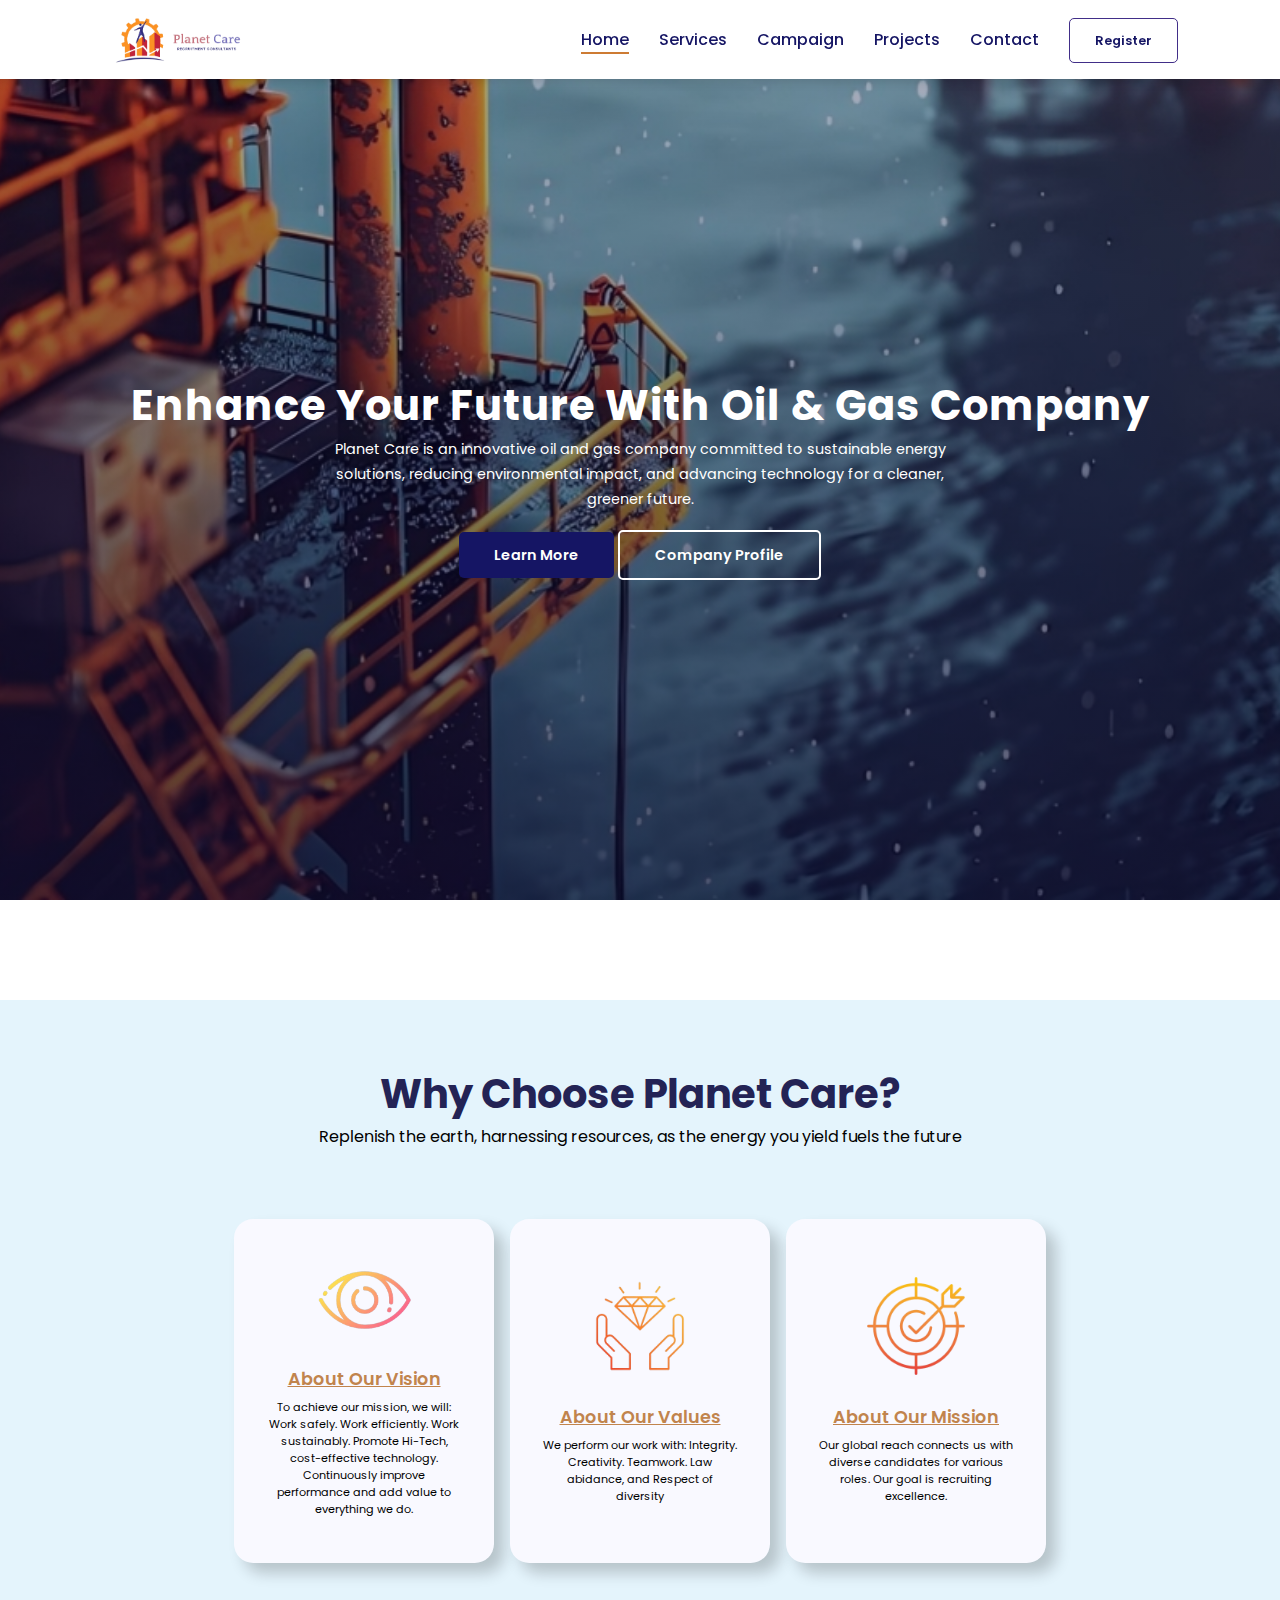
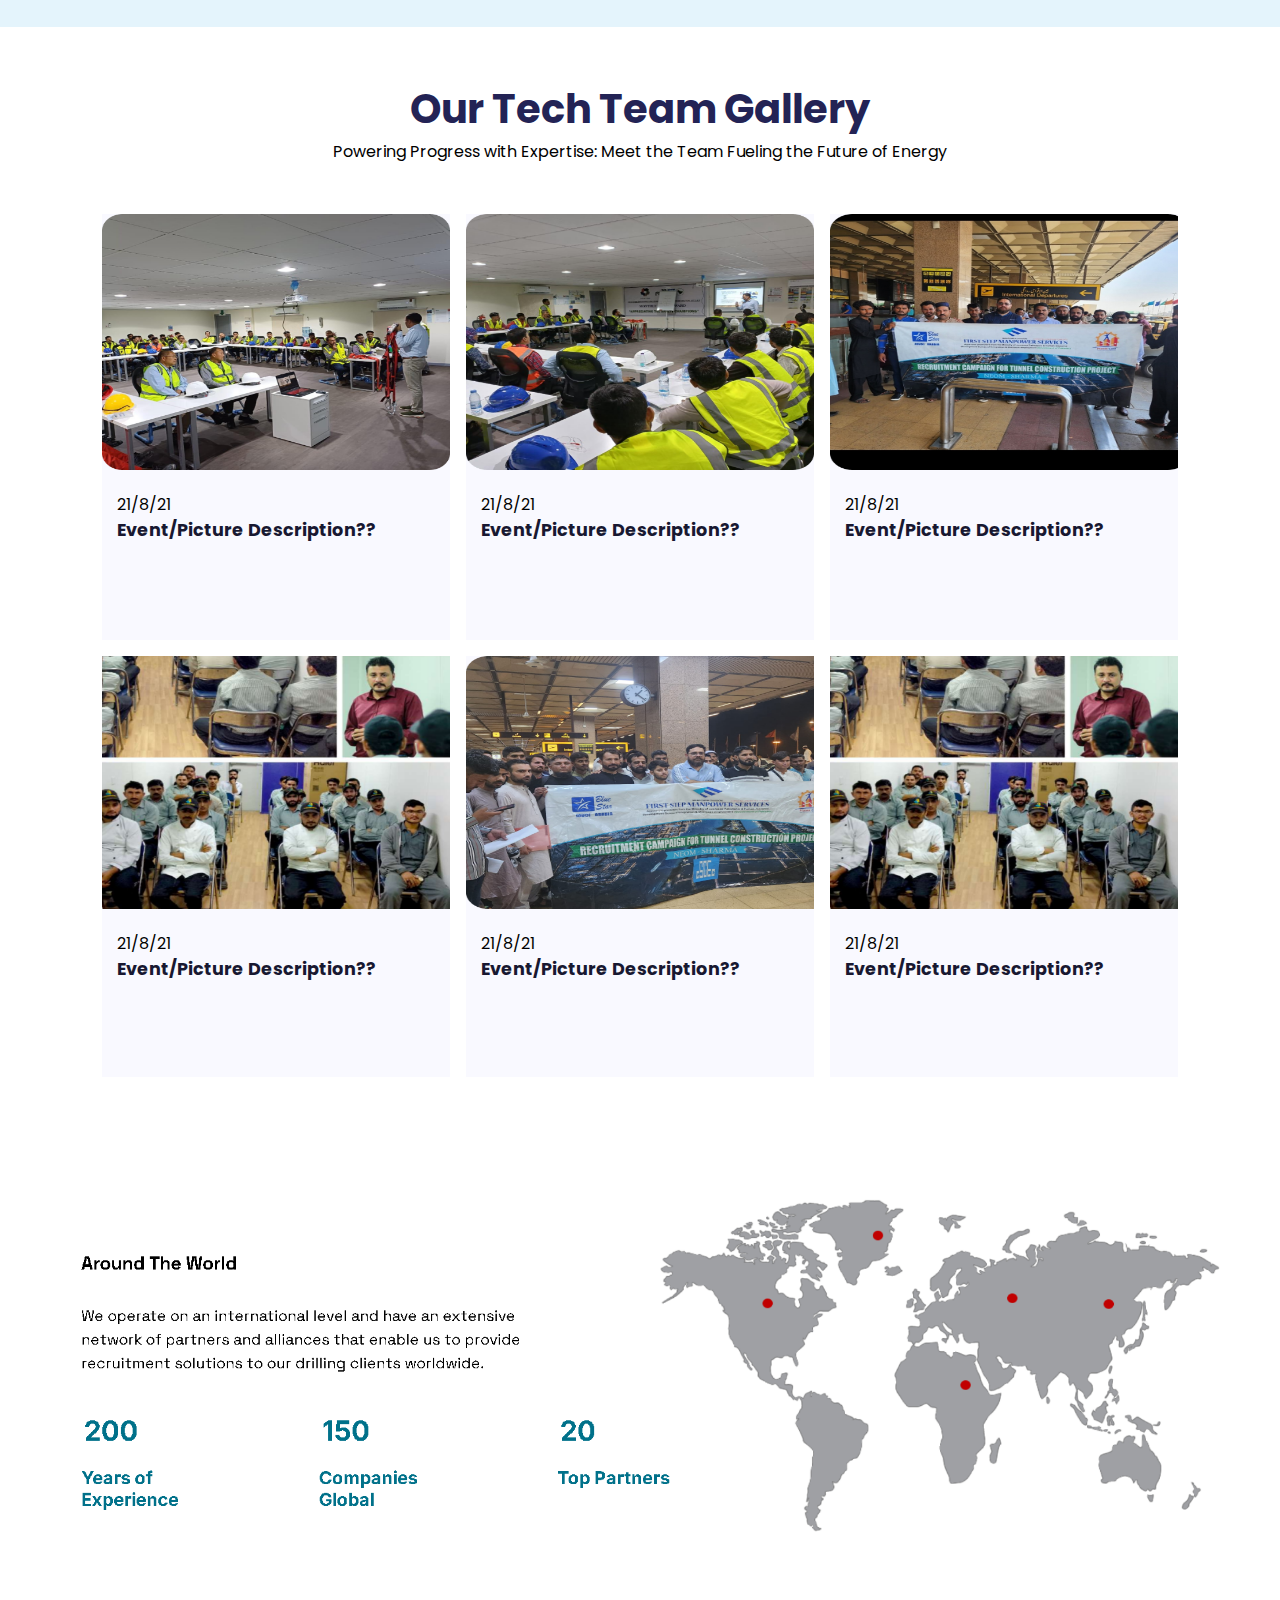
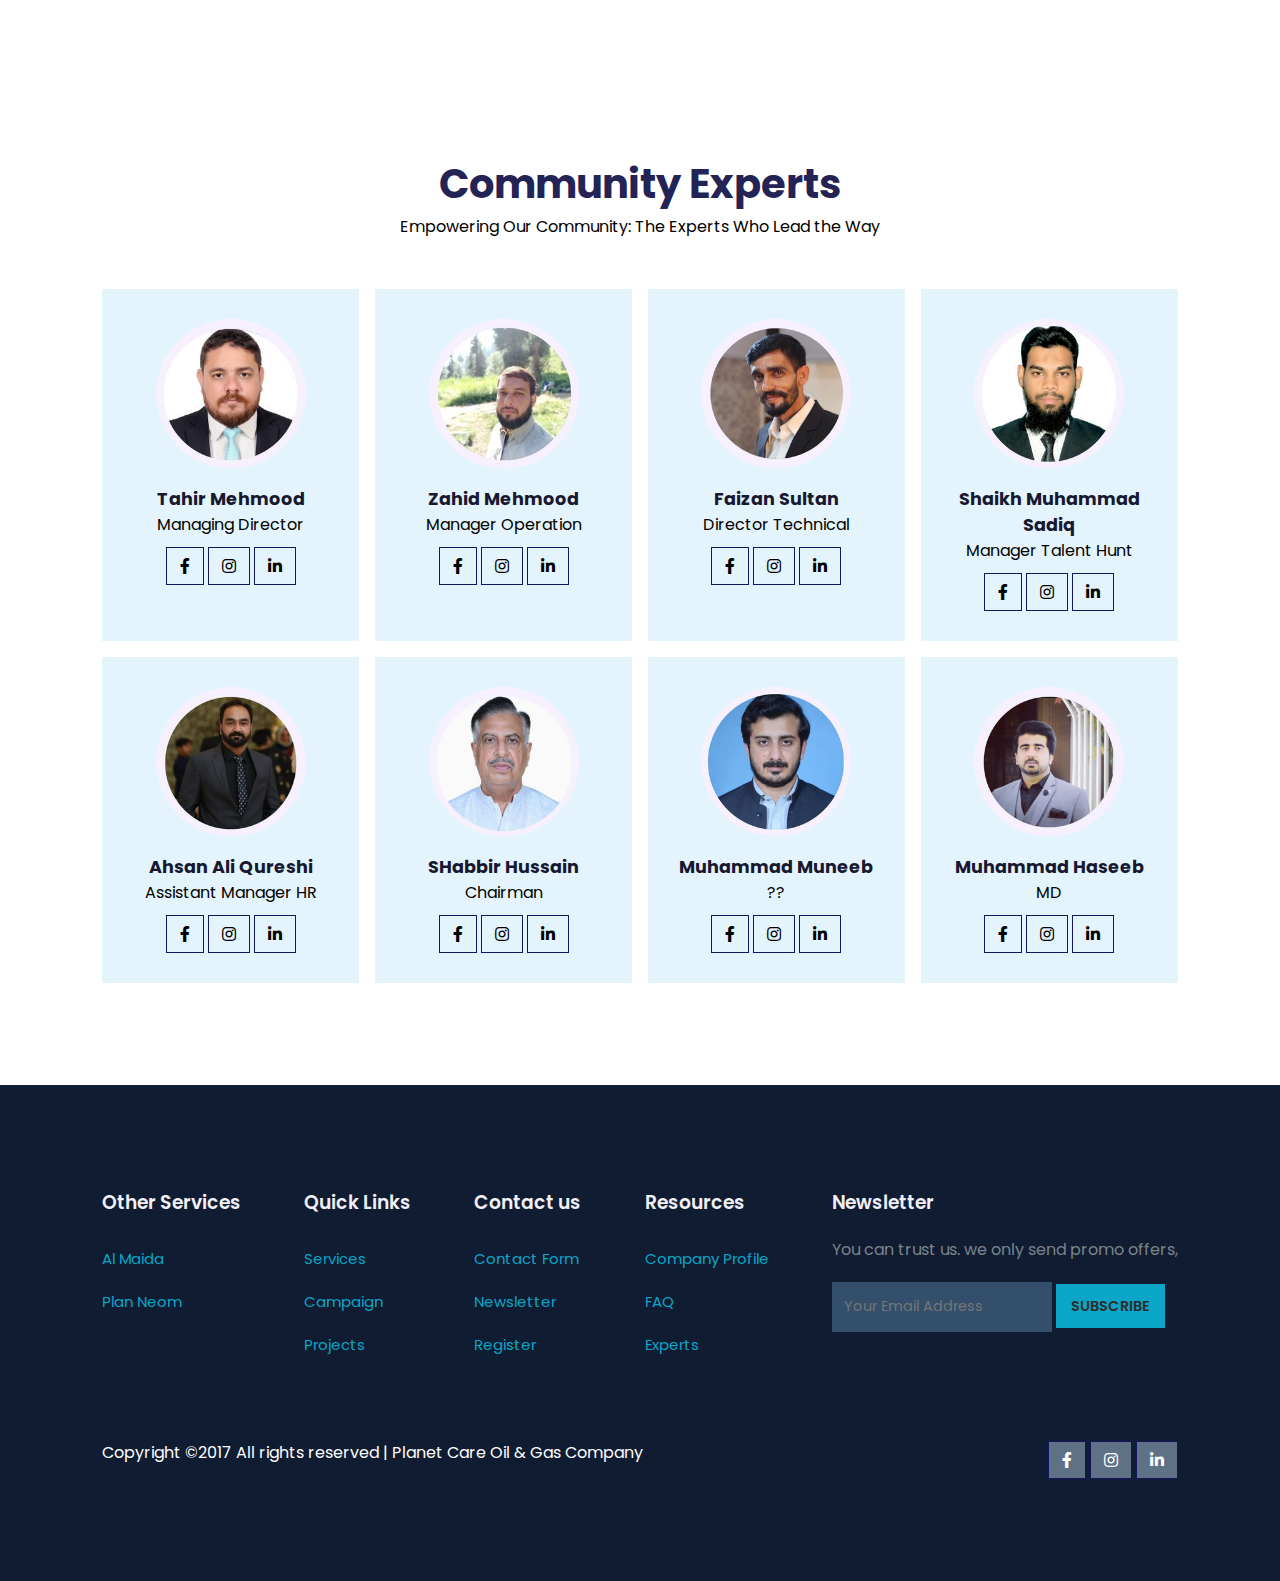
<file: index.html>
<!DOCTYPE html>
<html lang="en">

<head>
    <meta charset="UTF-8">
    <meta http-equiv="X-UA-Compatible" content="IE=edge">
    <meta name="viewport" content="width=device-width, initial-scale=1.0">
    <title>Planet Care Oil & Gas Company</title>
    <link rel="stylesheet" href="https://pro.fontawesome.com/releases/v5.10.0/css/all.css" />
   
    <link rel="stylesheet" href="style.css">
    <script src="https://code.jquery.com/jquery-3.6.0.min.js" integrity="sha256-/xUj+3OJU5yExlq6GSYGSHk7tPXikynS7ogEvDej/m4=" crossorigin="anonymous"></script>
</head>

<body>

    <nav>
        <img onclick="window.location.href='index.html'" src="logo.png" class="logo" alt="">
        <div class="navigation">
            <ul>
                <i id="menu-close" class="fas fa-times"></i>
                <li><a href="#" class="active">Home</a></li>
                <li><a href="services.html">Services</a></li>
                <li><a href="Campaign.html">Campaign</a></li>
                <li><a href="Projects.html">Projects</a></li>
                <li><a href="contact.html">Contact</a></li>
                <li><a class="blue" href="register.html"> Register</a></li>
            </ul>
            <img id="menu-btn" src="images/menu.png" alt="">
        </div>
    </nav>


    <section id="home">
        <h2>Enhance Your Future With Oil & Gas Company</h2>
        <p>Planet Care is an innovative oil and gas company committed to sustainable energy solutions, reducing environmental impact, and advancing technology for a cleaner, greener future.</p>
        <div class="btn">
            <a class="blue" href="#">Learn More</a>
            <a class="yellow" href="#">Company Profile</a>
        </div>
    </section>

    <section id="features">
        <h1> Why Choose Planet Care? </h1>
        <p>Replenish the earth, harnessing resources, as the energy you yield fuels the future</p>
        <div class="fea-base">
            <div class="fea-box">
                <img src="images/vision.png" alt="Feature Image" class="fea-image" />
                <h3>About Our Vision</h3>
                <p> To achieve our mission, we will:
                    Work safely.
                    Work efficiently.
                    Work sustainably.
                    Promote Hi-Tech, cost-effective technology.
                    Continuously improve performance and add value to everything we do.</p>
            </div>

            <div class="fea-box">
                <img src="images/values.png" alt="Feature Image" class="fea-image" />
                <h3>About Our Values</h3>
                <p> We perform our work with:
                    Integrity.
                    Creativity.
                    Teamwork.
                    Law abidance, and Respect of diversity</p>
            </div>

            <div class="fea-box">
                <img src="images/mission.png" alt="Feature Image" class="fea-image" />
                <h3>About Our Mission</h3>
                <p>Our global reach connects us with diverse candidates for various roles. Our goal is recruiting excellence.</p>
            </div>
        </div>
    </section>

    <section id="course">
        <h1> Our Tech Team Gallery</h1>
        <p>Powering Progress with Expertise: Meet the Team Fueling the Future of Energy</p>
        <div class="course-box">
            <div class="courses">
                <img src="Images2\Rectangle 1.png" alt="">
                <div class="details">
                    <span>21/8/21</span>
                    <h6>Event/Picture Description??</h6>
                </div>
            </div>
            <div class="courses">
                <img src="Images2\Rectangle 2.png" alt="">
                <div class="details">
                    <span> 21/8/21</span>
                    <h6>Event/Picture Description??</h6>
                </div>
            </div>
            <div class="courses">
                <img src="Images2\Rectangle 3.png" alt="">
                <div class="details">
                    <span>21/8/21</span>
                    <h6>Event/Picture Description??</h6>
                </div>
            </div>
            <div class="courses">
                <img src="Images2\Rectangle 4.png" alt="">
                <div class="details">
                    <span>21/8/21</span>
                    <h6>Event/Picture Description??</h6>
                </div>
            </div>
            <div class="courses">
                <img src="Images2\Rectangle 5.png" alt="">
                <div class="details">
                    <span>21/8/21</span>
                    <h6>Event/Picture Description??</h6>
                </div>
            </div>

            <div class="courses">
                <img src="Images2\Rectangle 4.png" alt="">
                <div class="details">
                    <span> 21/8/21</span>
                    <h6>Event/Picture Description??</h6>
                </div>
            </div>
        </div>
    </section>

    <section id="world-map">
        <img src="images/map.png" alt=map>
       
    </section>

    <section id="experts">
        <h1>Community Experts</h1>
        <p>Empowering Our Community: The Experts Who Lead the Way</p>
        <div class="expert-box">
            <div class="profile">
                <img src="team.png" alt="">
                <h6> Tahir Mehmood</h6>
                <p>Managing Director</p>
                <div class="pro-link">
                    <i class="fab fa-facebook-f"></i>
                    <i class="fab fa-instagram"></i>
                    <i class="fab fa-linkedin-in"></i>
                </div>
            </div>
            <div class="profile">
                <img src="team7.png" alt="">
                <h6>Zahid Mehmood </h6>
                <p>Manager Operation</p>
                <div class="pro-link">
                    <i class="fab fa-facebook-f"></i>
                    <i class="fab fa-instagram"></i>
                    <i class="fab fa-linkedin-in"></i>
                </div>
            </div>
            <div class="profile">
                <img src="team1.png" alt="">
                <h6>Faizan Sultan</h6>
                <p>Director Technical</p>
                <div class="pro-link">
                    <i class="fab fa-facebook-f"></i>
                    <i class="fab fa-instagram"></i>
                    <i class="fab fa-linkedin-in"></i>
                </div>
            </div>
            <div class="profile">
                <img src="team3.png" alt="">
                <h6>Shaikh Muhammad Sadiq</h6>
                <p>Manager Talent Hunt</p>
                <div class="pro-link">
                    <i class="fab fa-facebook-f"></i>
                    <i class="fab fa-instagram"></i>
                    <i class="fab fa-linkedin-in"></i>
                </div>
            </div>

            <div class="profile">
                <img src="team2.png" alt="">
                <h6>Ahsan Ali Qureshi</h6>
                <p>Assistant Manager HR</p>
                <div class="pro-link">
                    <i class="fab fa-facebook-f"></i>
                    <i class="fab fa-instagram"></i>
                    <i class="fab fa-linkedin-in"></i>
                </div>
            </div>


            <div class="profile">
                <img src="team5.png" alt="">
                <h6>SHabbir Hussain</h6>
                <p>Chairman</p>
                <div class="pro-link">
                    <i class="fab fa-facebook-f"></i>
                    <i class="fab fa-instagram"></i>
                    <i class="fab fa-linkedin-in"></i>
                </div>
            </div>



            <div class="profile">
                <img src="team4.png" alt="">
                <h6>Muhammad Muneeb</h6>
                <p>??</p>
                <div class="pro-link">
                    <i class="fab fa-facebook-f"></i>
                    <i class="fab fa-instagram"></i>
                    <i class="fab fa-linkedin-in"></i>
                </div>
            </div>


            <div class="profile">
                <img src="team6.png" alt="">
                <h6>Muhammad Haseeb</h6>
                <p>MD</p>
                <div class="pro-link">
                    <i class="fab fa-facebook-f"></i>
                    <i class="fab fa-instagram"></i>
                    <i class="fab fa-linkedin-in"></i>
                </div>
            </div>
        </div>
    </section>

    <footer>
        <div class="footer-col">
            <h3>Other Services</h3>
            <li><a href="pdf\ALMBN profile 2020.pdf" target="_blank">Al Maida</a></li>
            <li><a href="path/to/plan-neom.pdf" target="_blank">Plan Neom</a></li>
        </div>
        
        <div class="footer-col">
            <h3>Quick Links</h3>
            <li><a href="services.html">Services</a></li>
            <li><a href="Campaign.html">Campaign</a></li>
            <li><a href="Projects.html">Projects</a></li>
        </div>
        <div class="footer-col">
            <h3>Contact us</h3>
            <li><a href="contact.html">Contact Form</a></li>
            <li><a href="#newsletter">Newsletter</a></li>
            <li><a href="register.html">Register</a></li>
        </div>
        <div class="footer-col">
            <h3>Resources</h3>
            <li><a href="pdf\Profile.pdf">Company Profile</a></li>
            <li><a href="#">FAQ</a></li>
            <li><a href="#">Experts</a></li>
        </div>
        <div class="footer-col" id="newsletter">
            <h3>Newsletter</h3>
            <p>You can trust us. we only send promo offers,</p>
            <div class="subscribe">
                <input type="text" name="" placeholder="Your Email Address" id="">
                <a class="yellow" href="#">SUBSCRIBE</a>
            </div>
        </div>
        
        <div class="copyright">
            <p>Copyright ©2017 All rights reserved | Planet Care Oil & Gas Company </p>
            <div class="pro-link">
                <i class="fab fa-facebook-f"></i>
                <i class="fab fa-instagram"></i>
                <i class="fab fa-linkedin-in"></i>
            </div>
        </div>
    </footer>

    <script>
        $("#menu-btn").click(function() {
            $("nav .navigation ul").addClass("active");
        });
        $("#menu-close").click(function() {
            $("nav .navigation ul").removeClass("active");
        });
    </script>

</body>

</html>
</file>
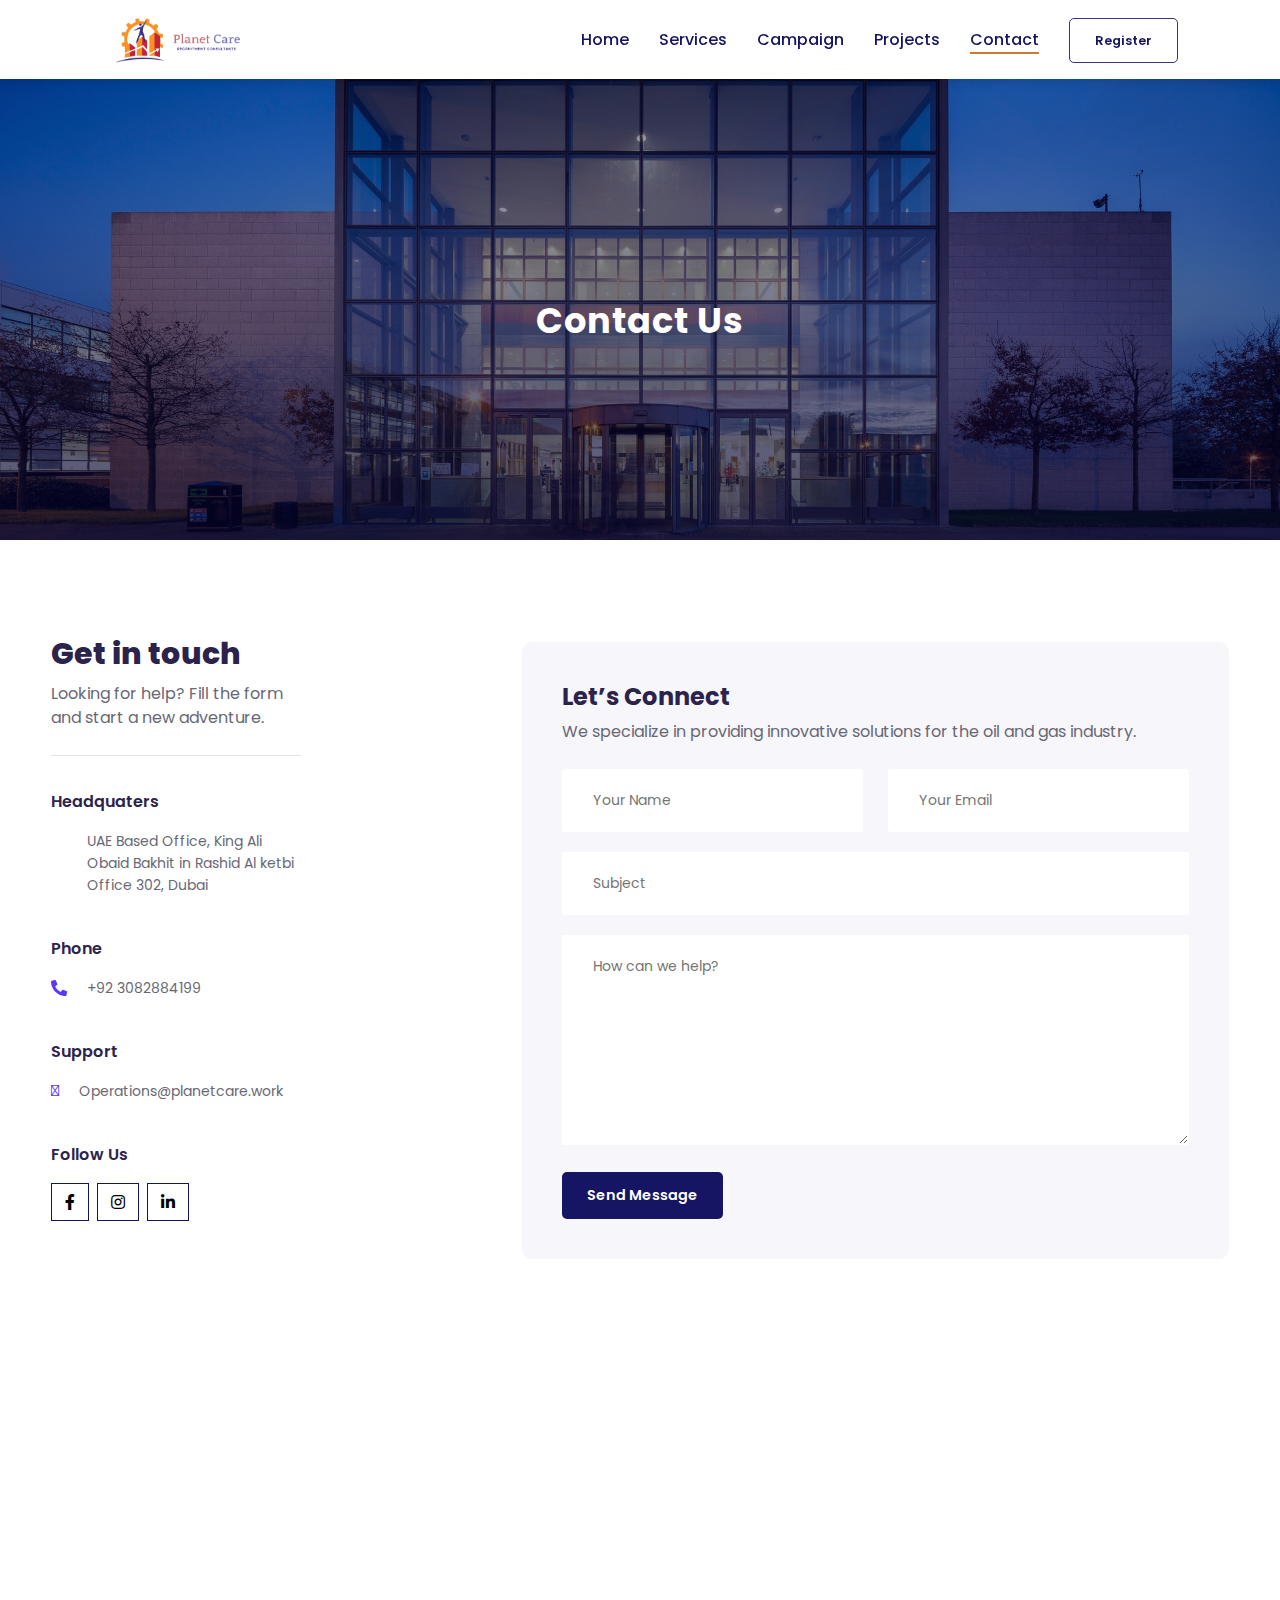
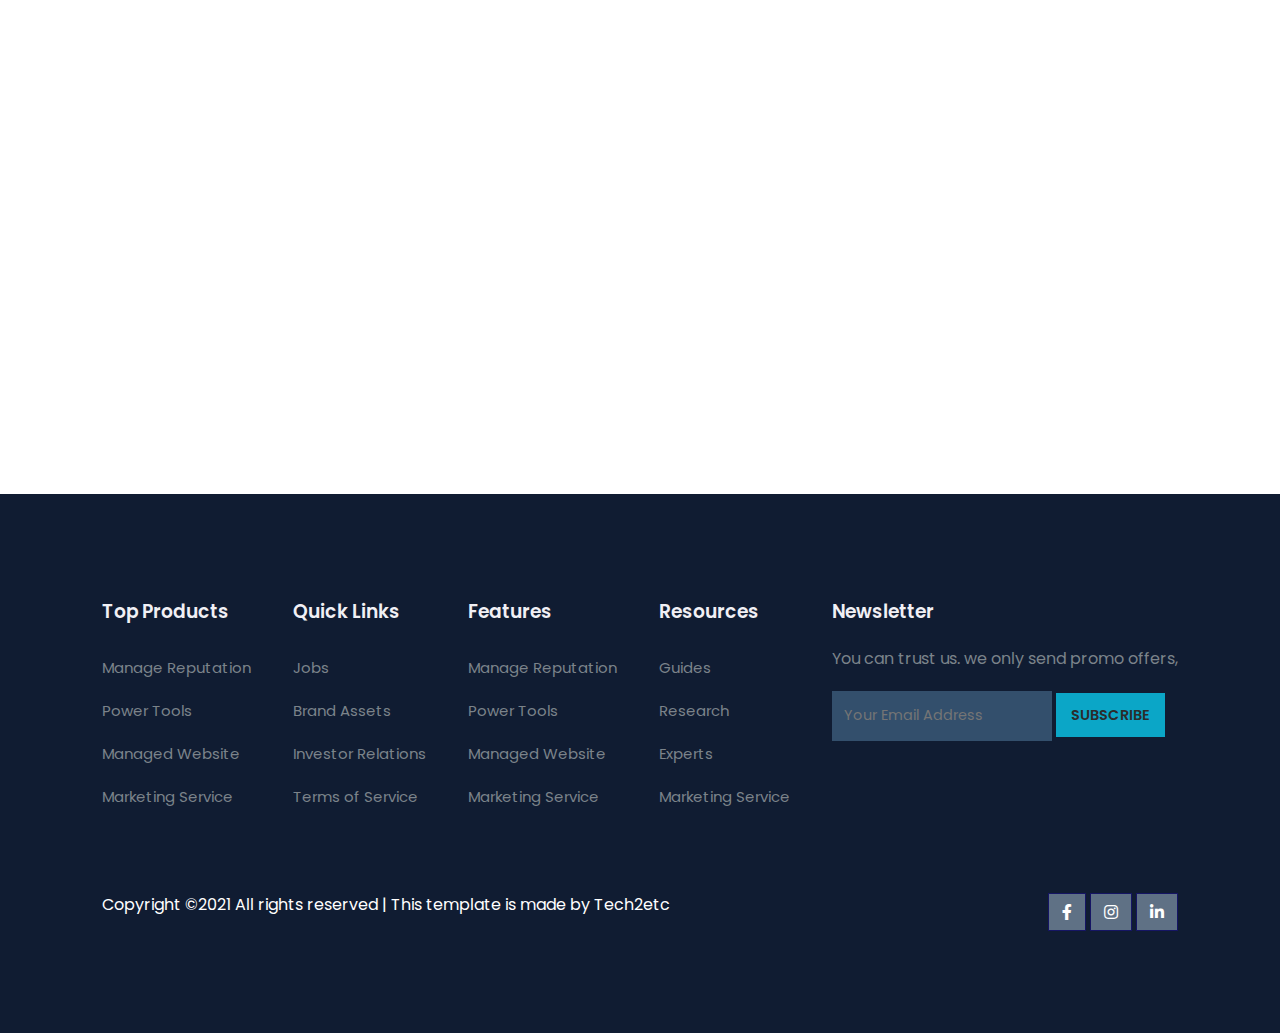
<file: contact.html>
<!DOCTYPE html>
<html lang="en">

<head>
    <meta charset="UTF-8">
    <meta http-equiv="X-UA-Compatible" content="IE=edge">
    <meta name="viewport" content="width=device-width, initial-scale=1.0">
    <title>TechEduca</title>
    <link rel="stylesheet" href="https://pro.fontawesome.com/releases/v5.10.0/css/all.css" />

    <link rel="stylesheet" href="style.css">
    <script src="https://code.jquery.com/jquery-3.6.0.min.js" integrity="sha256-/xUj+3OJU5yExlq6GSYGSHk7tPXikynS7ogEvDej/m4=" crossorigin="anonymous"></script>
</head>

<body>

    <nav>
        <img onclick="window.location.href='index.html'" src="logo.png" alt="">
        <div class="navigation">
            <ul>
                <i id="menu-close" class="fas fa-times"></i>
                <li><a href="index.html">Home</a></li>
                <li><a href="services.html">Services</a></li>
                <li><a href="Campaign.html">Campaign</a></li>
                <li><a href="Projects.html">Projects</a></li>
                <li><a href="contact.html" class="active">Contact</a></li>
                <li><a class="blue" href="register.html"> Register</a></li>
            </ul>
            <img id="menu-btn" src="images/menu.png" alt="">
        </div>
    </nav>

    <section id="about-home">
        <h2>Contact Us</h2>
    </section>

    <section id="contact">
        <div class="getin">
            <h2>Get in touch</h2>
            <p>Looking for help? Fill the form and start a new adventure.</p>

            <div class="getin-details">
                <h3>Headquaters</h3>
                <div>
                    <i class="far fa-home get"></i>
                    <p>UAE Based Office, King Ali Obaid Bakhit in Rashid Al ketbi Office 302, Dubai</p>
                </div>
                <h3>Phone</h3>
                <div>
                    <i class="fas fa-phone-alt get"></i>
                    <p>+92 3082884199</p>
                </div>
                <h3>Support</h3>
                <div>
                    <i class="fal fa-envelope-open-text get"></i>
                    <p>Operations@planetcare.work
                    </p>
                </div>
                <h3>Follow Us</h3>
                <div class="pro-link">
                    <i class="fab fa-facebook-f"></i>
                    <i class="fab fa-instagram"></i>
                    <i class="fab fa-linkedin-in"></i>
                </div>
            </div>
        </div>

        <div class="form">
            <h4>Let’s Connect</h4>
            <p>We specialize in providing innovative solutions for the oil and gas industry.</p>

            <form action="https://formspree.io/f/mqaznonq" method="POST">
                <div class="form-row">
                    <input type="text" placeholder="Your Name" name="name" id="" required>
                    <input type="email" placeholder="Your Email" name="email" id="" required>
                </div>
                <div class="form-col">
                    <input type="text" placeholder="Subject" name="subject" id="">
                </div>
                <div class="form-col">
                    <textarea name="message" id="" cols="30" rows="8" placeholder="How can we help?" required></textarea>
                </div>
                <div class="form-col">
                    <button type="submit">Send Message</button>
                </div>
            </form>
        </div>
        
    </section>

    <section id="map">
        <iframe src="https://www.google.com/maps/embed?pb=!1m18!1m12!1m3!1d3608.1893632839665!2d55.3303346!3d25.264214599999995!2m3!1f0!2f0!3f0!3m2!1i1024!2i768!4f13.1!3m3!1m2!1s0x3e5f5cc4a3155555%3A0x29e11a3ad49efd50!2sahmed%20obaid%20building!5e0!3m2!1sar!2sae!4v1724947881710!5m2!1sar!2sae" width="600" height="450" style="border:0;" allowfullscreen="" loading="lazy" referrerpolicy="no-referrer-when-downgrade"></iframe>
    </section>
    

    <footer>
        <div class="footer-col">
            <h3>Top Products</h3>
            <li>Manage Reputation</li>
            <li>Power Tools</li>
            <li>Managed Website</li>
            <li>Marketing Service</li>
        </div>
        <div class="footer-col">
            <h3>Quick Links</h3>
            <li>Jobs</li>
            <li>Brand Assets</li>
            <li>Investor Relations</li>
            <li>Terms of Service</li>
        </div>
        <div class="footer-col">
            <h3>Features</h3>
            <li>Manage Reputation</li>
            <li>Power Tools</li>
            <li>Managed Website</li>
            <li>Marketing Service</li>
        </div>
        <div class="footer-col">
            <h3>Resources</h3>
            <li>Guides</li>
            <li>Research</li>
            <li>Experts</li>
            <li>Marketing Service</li>
        </div>
        <div class="footer-col">
            <h3>Newsletter</h3>
            <p>You can trust us. we only send promo offers,</p>
            <div class="subscribe">
                <input type="text" name="" placeholder="Your Email Address" id="">
                <a class="yellow" href="#">SUBSCRIBE</a>
            </div>
        </div>
        <div class="copyright">
            <p>Copyright ©2021 All rights reserved | This template is made by Tech2etc</p>
            <div class="pro-link">
                <i class="fab fa-facebook-f"></i>
                <i class="fab fa-instagram"></i>
                <i class="fab fa-linkedin-in"></i>
            </div>
        </div>
    </footer>

    <script>
        $("#menu-btn").click(function() {
            $("nav .navigation ul").addClass("active");
        });
        $("#menu-close").click(function() {
            $("nav .navigation ul").removeClass("active");
        });
    </script>

</body>

</html>
</file>
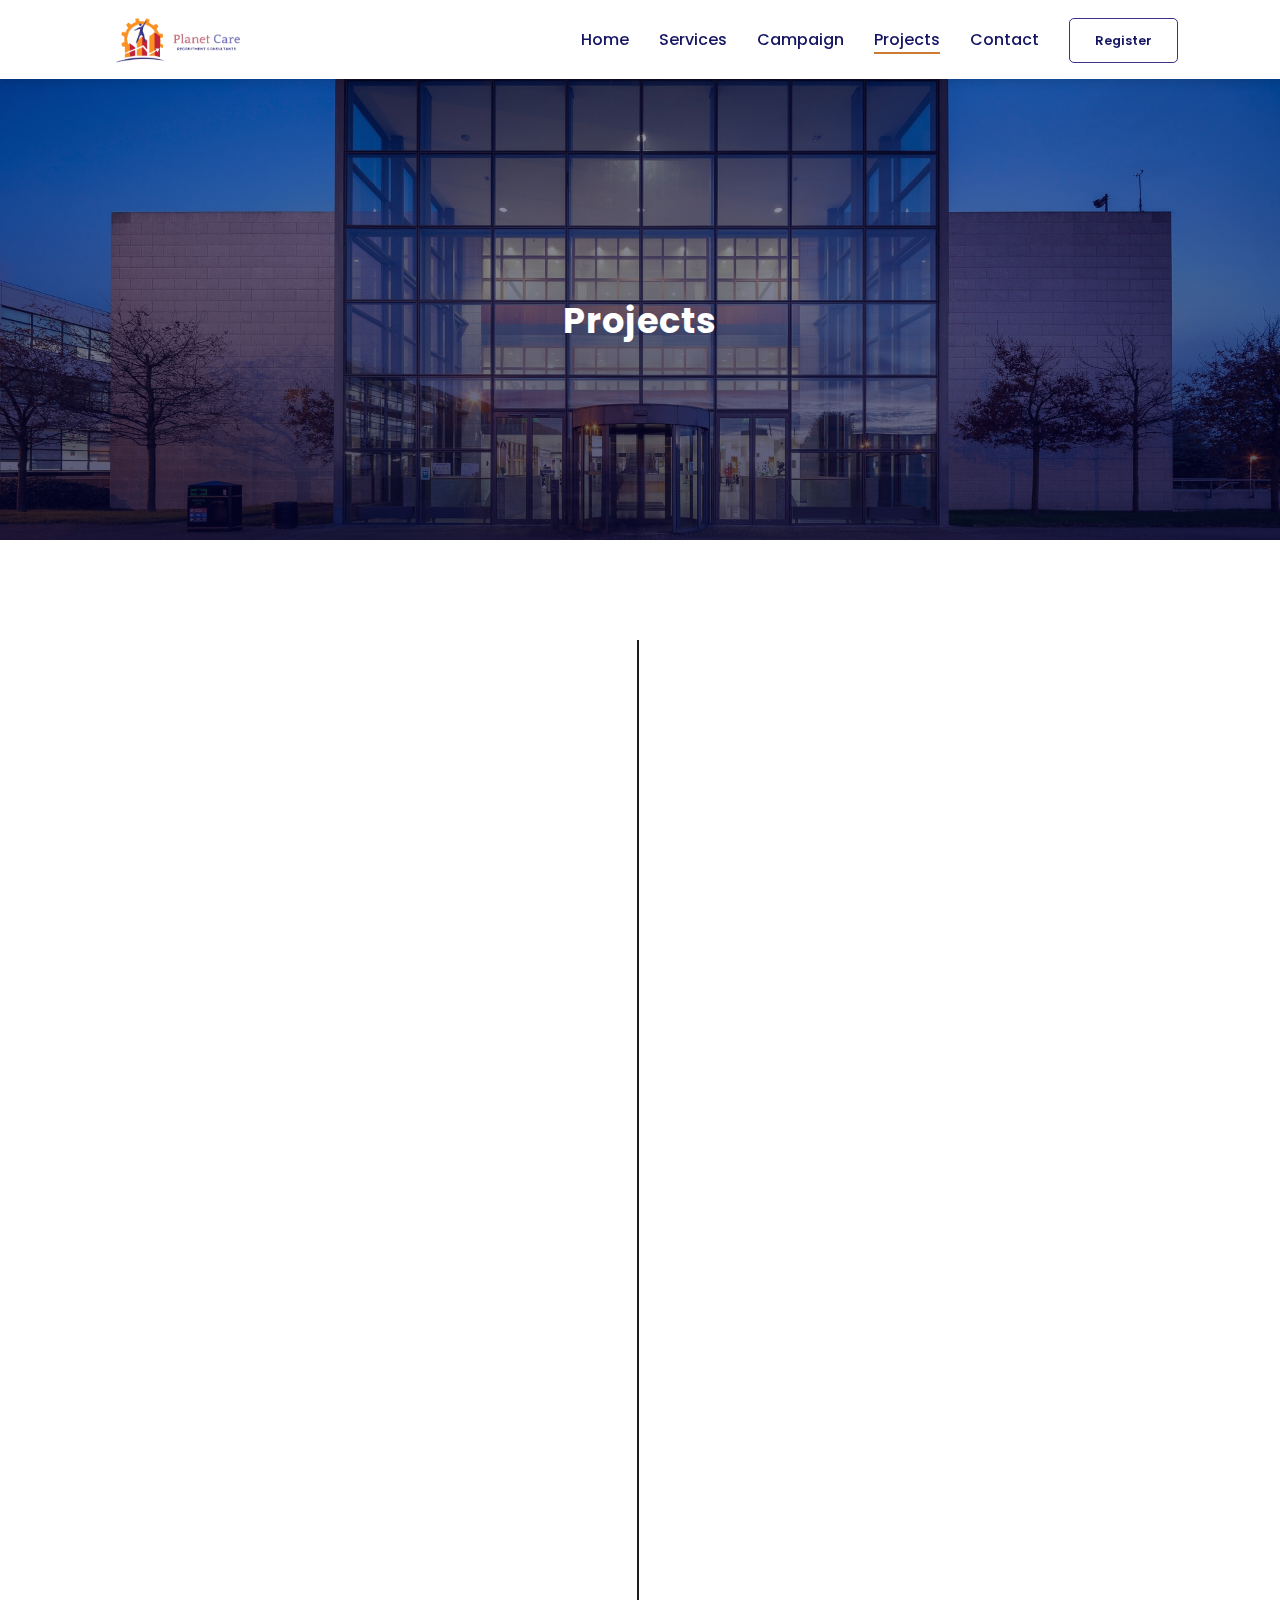
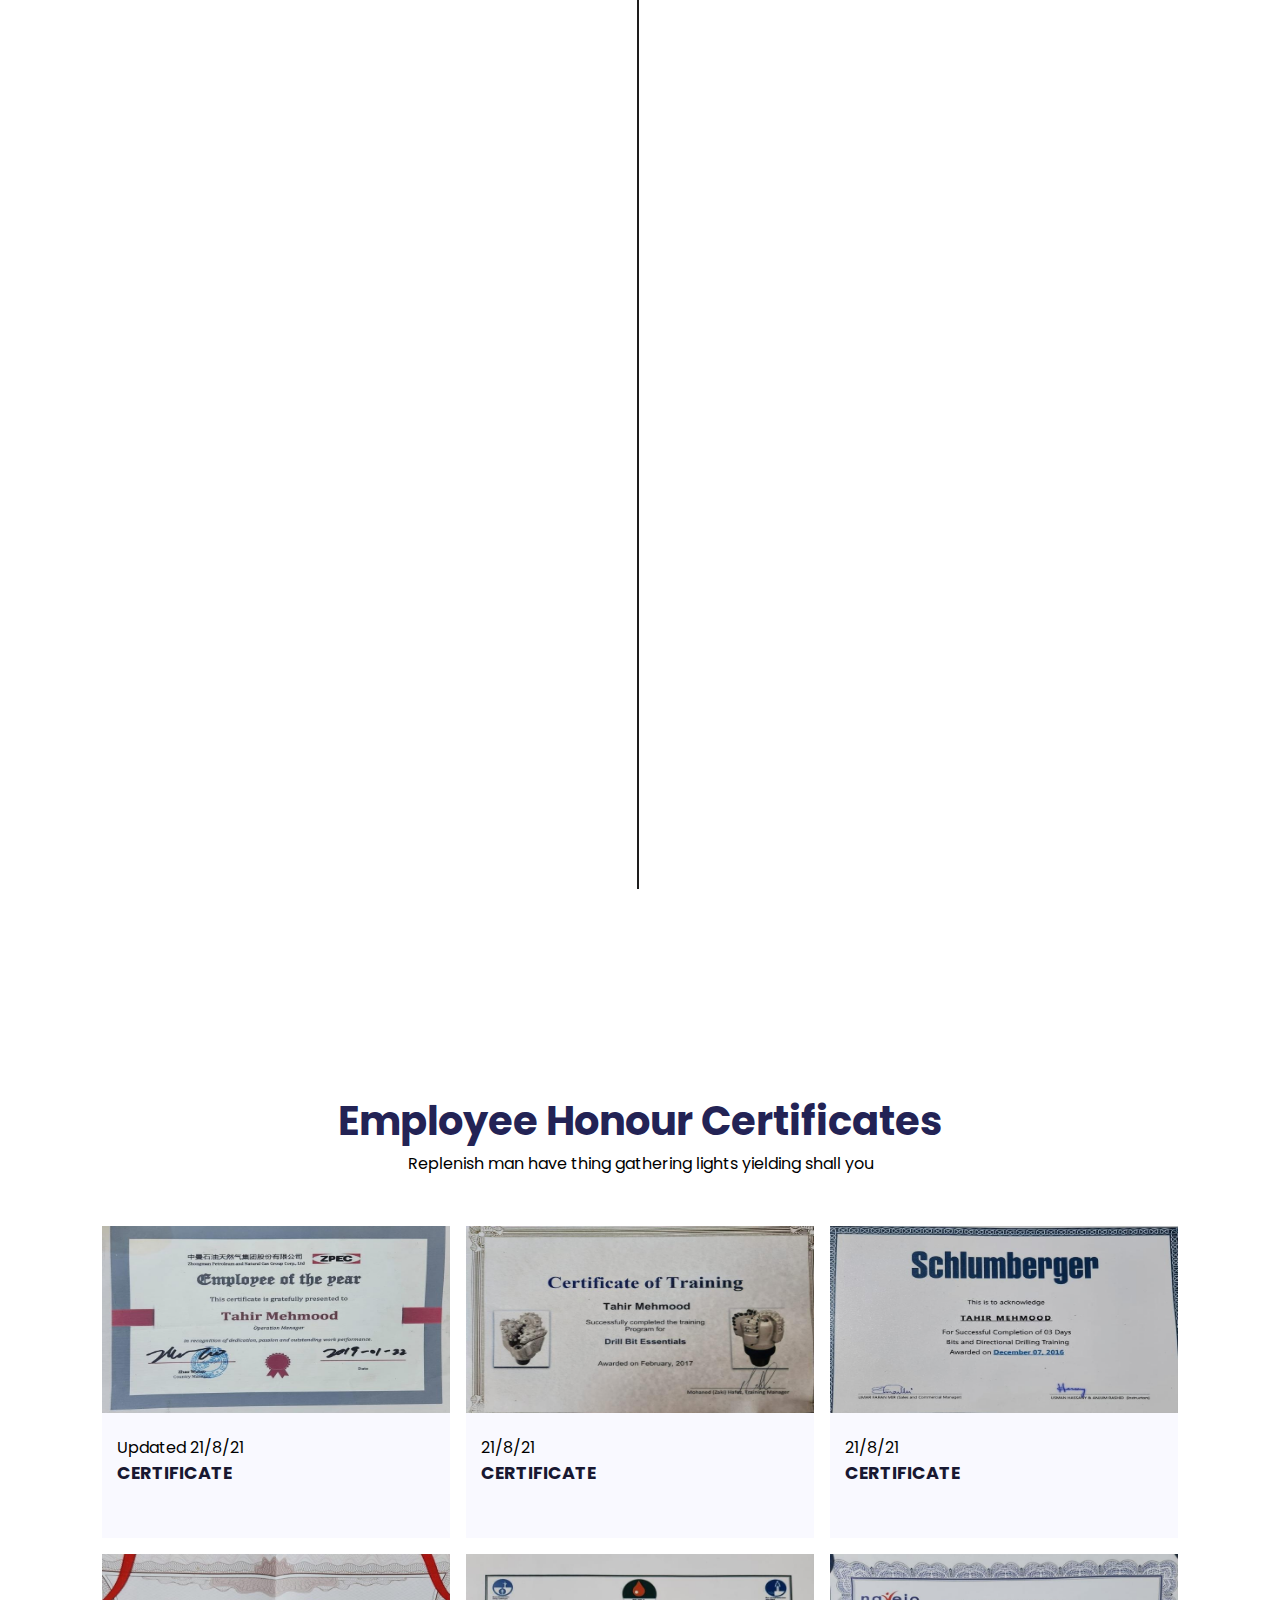
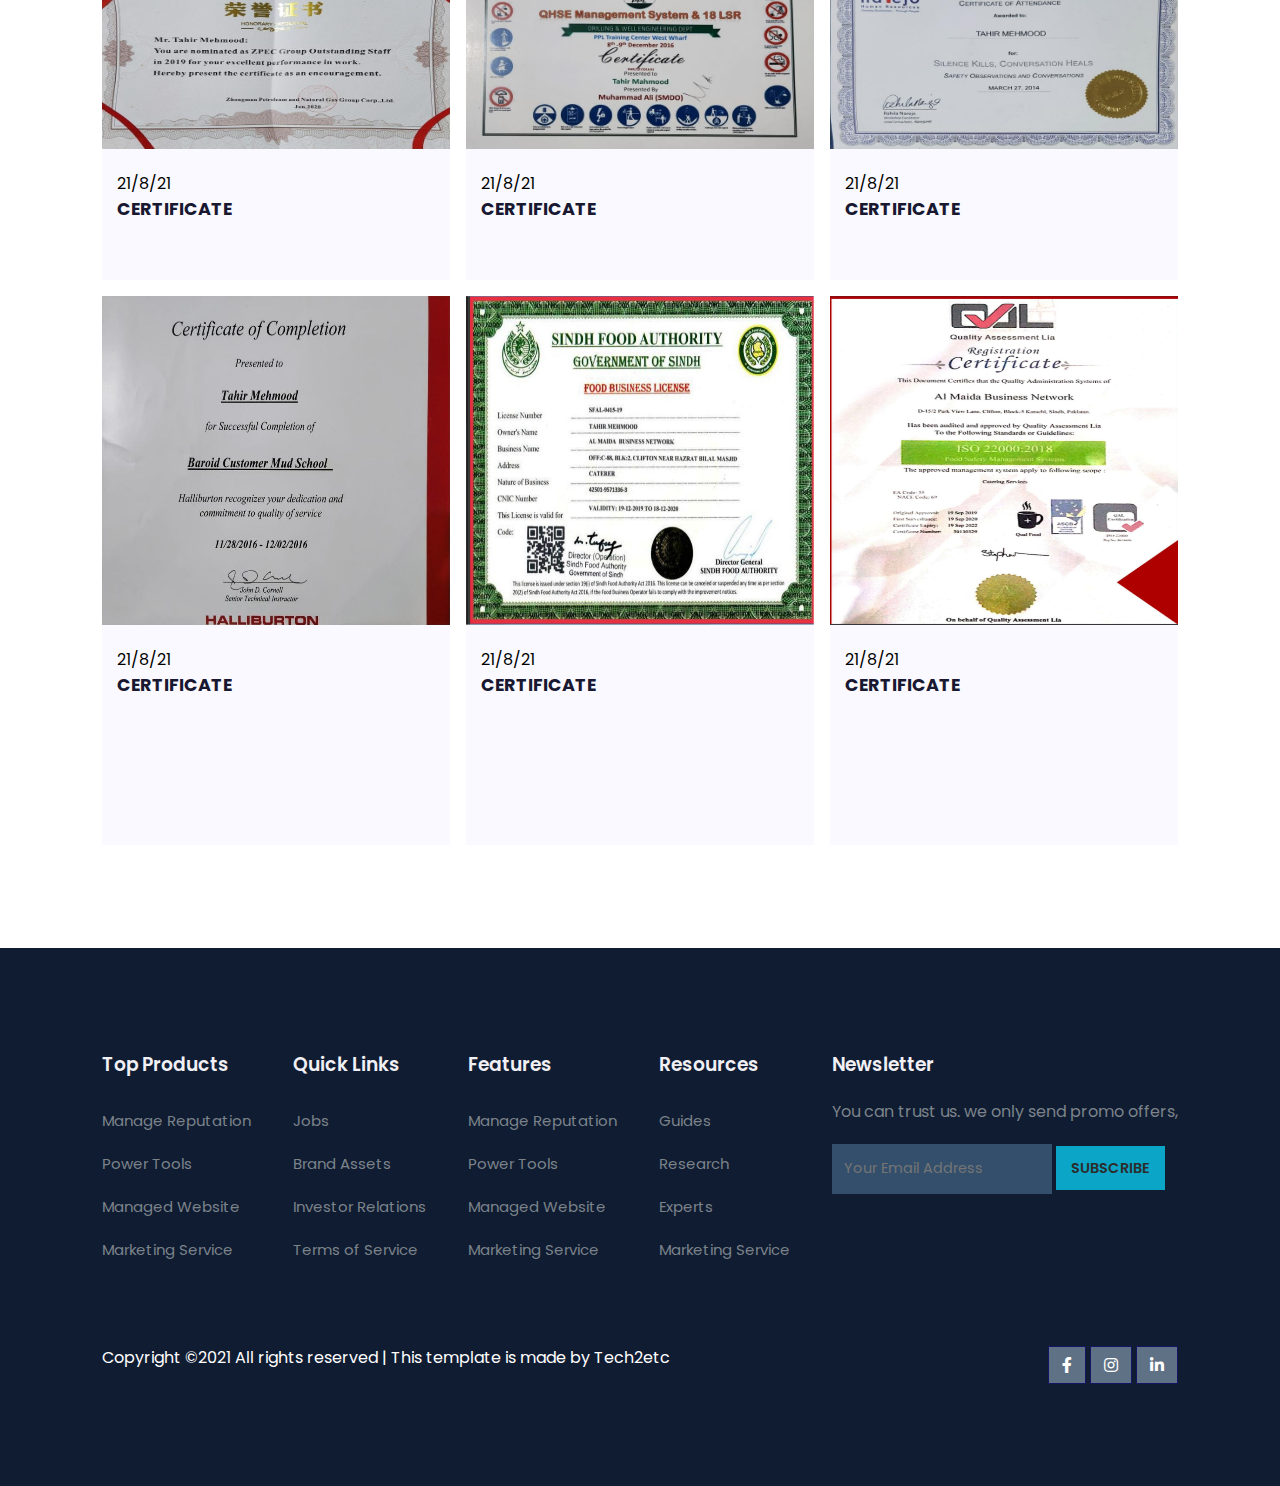
<file: Projects.html>
<!DOCTYPE html>
<html lang="en">

<head>
    <meta charset="UTF-8">
    <meta http-equiv="X-UA-Compatible" content="IE=edge">
    <meta name="viewport" content="width=device-width, initial-scale=1.0">
    <title>Document</title>
    <link rel="stylesheet" href="https://pro.fontawesome.com/releases/v5.10.0/css/all.css" />

    <link rel="stylesheet" href="style.css">
    <link rel="stylesheet" href="timeline.css">
    <script src="https://code.jquery.com/jquery-3.6.0.min.js" integrity="sha256-/xUj+3OJU5yExlq6GSYGSHk7tPXikynS7ogEvDej/m4=" crossorigin="anonymous"></script>
</head>

<body>

    <nav>
        <img onclick="window.location.href='index.html'" src="logo.png" alt="">
        <div class="navigation">
            <ul>
                <i id="menu-close" class="fas fa-times"></i>
                <li><a href="index.html">Home</a></li>
                <li><a href="services.html">Services</a></li>
                <li><a href="Campaign.html">Campaign</a></li>
                <li><a href="Projects.html" class="active">Projects</a></li>
                <li><a href="contact.html">Contact</a></li>
                <li><a class="blue" href="register.html"> Register</a></li>
            </ul>
            <img id="menu-btn" src="images/menu.png" alt="">
        </div>
    </nav>

    <section id="about-home">
        <h2>Projects</h2>
    </section>

    <div class="timeline">

        <div class="container left-container">
          <img src="Images2\1.jpeg">
          <div class="text-box">
            <h2>ZPEC .</h2>
            <small>2018 - 2019</small>
            <p>Started in 2016, first contract for provision of man power and life support services was awarded by ZPEC Pakistan for their 3000 HP land drilling rig...</p>
            <span class="left-container-arrow"></span>
          </div>
        </div>
        
        <div class="container right-container">
          <img src="Images2\2.jpeg">
          <div class="text-box">
            <h2>Planet care .</h2>
            <small>2019 - 2020</small>
            <p>Since January 2018, led strategy development, managed USD payroll for 7 drilling rigs, provided full-scale solutions, secured a $1 million Iraq contract, crafted a training program elevating recruiter productivity by 10%, and positioned the company as a top oil and gas manpower provider....</p>
            <span class="right-container-arrow"></span>
          </div>
    
        </div>
        <div class="container left-container">
          <img src="Images2\3.jpeg">
          <div class="text-box">
            <h2>Daqing Petroleum.</h2>
            <small>2020 - 2021</small>
            <p>Since February 2023, We've been committed to nurturing client relationships and promptly addressing their HSE needs in line with departmental guidelines....</p>
            <span class="left-container-arrow"></span>
          </div>
        </div>
    
        <div class="container right-container">
          <img src="Images2\4.jpeg">
          <div class="text-box">
            <h2>NEOM KSA</h2>
            <small>2021 - 2022</small>
            <p>The success of every websites depends on search engine optimisation and digital marketing strategy. If you are on first page of all major search...</p>
            <span class="right-container-arrow"></span>
          </div>
        </div>
    
        <div class="container left-container">
          <img src="Images2\5.jpeg">
          <div class="text-box">
            <h2>Hilong Oil Field Services, Pakistan</h2>
            <small>2021 - 2022</small>
            <p>The success of every websites depends on search engine optimisation and digital marketing strategy. If you are on first page of all major search...</p>
            <span class="left-container-arrow"></span>
          </div>
        </div>
    
        <div class="container right-container">
          <img src="Images2\6.jpeg">
          <div class="text-box">
            <h2>Tianjin China Petroleum Drilling Company</h2>
            <small>2021 - 2022</small>
            <p>The success of every websites depends on search engine optimisation and digital marketing strategy. If you are on first page of all major search...</p>
            <span class="right-container-arrow"></span>
          </div>
        </div>
    
        <div class="container left-container">
          <img src="Images2\7.jpeg">
          <div class="text-box">
            <h2>Power China for the Tarbela Dam T4 Extension Project</h2>
            <small>2021 - 2022</small>
            <p>The success of every websites depends on search engine optimisation and digital marketing strategy. If you are on first page of all major search...</p>
            <span class="left-container-arrow"></span>
          </div>
        </div>
    
        <div class="container right-container">
          <img src="Images2\8.jpeg">
          <div class="text-box">
            <h2>ENI Pakistan</h2>
            <small>2021 - 2022</small>
            <p>The success of every websites depends on search engine optimisation and digital marketing strategy. If you are on first page of all major search...</p>
            <span class="right-container-arrow"></span>
          </div>
        </div>
    
      </div>
    
    </div>

    <section id="course">
        <h1>Employee Honour Certificates</h1>
        <p>Replenish man have thing gathering lights yielding shall you</p>
        <div class="course-box">
            <div onclick="window.location.href='course-inner.html';" class="courses">
                <img src="Images2/certificate1.jpg" alt="">
                <div class="details">
                    <span>Updated 21/8/21</span>
                    <h6>CERTIFICATE</h6>
                </div>
            </div>
            <div class="courses">
                <img src="Images2\certificate2.png" alt="">
                <div class="details">
                    <span>21/8/21</span>
                    <h6>CERTIFICATE</h6>
                </div>
            </div>
            <div class="courses">
                <img src="Images2\certificate3.png" alt="">
                <div class="details">
                    <span>21/8/21</span>
                    <h6>CERTIFICATE</h6>
                </div>
            </div>
            <div class="courses">
                <img src="Images2\certificate4.png" alt="">
                <div class="details">
                    <span>21/8/21</span>
                    <h6>CERTIFICATE</h6>
                </div>
            </div>
            <div class="courses">
                <img src="Images2\certificate5.png" alt="">
                <div class="details">
                    <span>21/8/21</span>
                    <h6>CERTIFICATE</h6>
                </div>
            </div>
            <div class="courses">
                <img src="Images2/certificate6.png" alt="">
                <div class="details">
                    <span>21/8/21</span>
                    <h6>CERTIFICATE</h6>
                </div>
            </div>
            <div class="courses">
                <img src="Images2/certificate7.png" alt="">
                <div class="details">
                    <span>21/8/21</span>
                    <h6>CERTIFICATE</h6>
                </div>
            </div>
            <div class="courses">
                <img src="Images2/certificate 8.png" alt="">
                <div class="details">
                    <span>21/8/21</span>
                    <h6>CERTIFICATE</h6>
                </div>
            </div>
            <div class="courses">
                <img src="Images2/certificate9.png" alt="">
                <div class="details">
                    <span>21/8/21</span>
                    <h6>CERTIFICATE</h6>
                </div>
            </div>
        </div>
    </section>


    <footer>
        <div class="footer-col">
            <h3>Top Products</h3>
            <li>Manage Reputation</li>
            <li>Power Tools</li>
            <li>Managed Website</li>
            <li>Marketing Service</li>
        </div>
        <div class="footer-col">
            <h3>Quick Links</h3>
            <li>Jobs</li>
            <li>Brand Assets</li>
            <li>Investor Relations</li>
            <li>Terms of Service</li>
        </div>
        <div class="footer-col">
            <h3>Features</h3>
            <li>Manage Reputation</li>
            <li>Power Tools</li>
            <li>Managed Website</li>
            <li>Marketing Service</li>
        </div>
        <div class="footer-col">
            <h3>Resources</h3>
            <li>Guides</li>
            <li>Research</li>
            <li>Experts</li>
            <li>Marketing Service</li>
        </div>
        <div class="footer-col">
            <h3>Newsletter</h3>
            <p>You can trust us. we only send promo offers,</p>
            <div class="subscribe">
                <input type="text" name="" placeholder="Your Email Address" id="">
                <a class="yellow" href="#">SUBSCRIBE</a>
            </div>
        </div>
        <div class="copyright">
            <p>Copyright ©2021 All rights reserved | This template is made by Tech2etc</p>
            <div class="pro-link">
                <i class="fab fa-facebook-f"></i>
                <i class="fab fa-instagram"></i>
                <i class="fab fa-linkedin-in"></i>
            </div>
        </div>
    </footer>

    <script>
        $("#menu-btn").click(function() {
            $("nav .navigation ul").addClass("active");
        });
        $("#menu-close").click(function() {
            $("nav .navigation ul").removeClass("active");
        });
    </script>

</body>

</html>
</file>
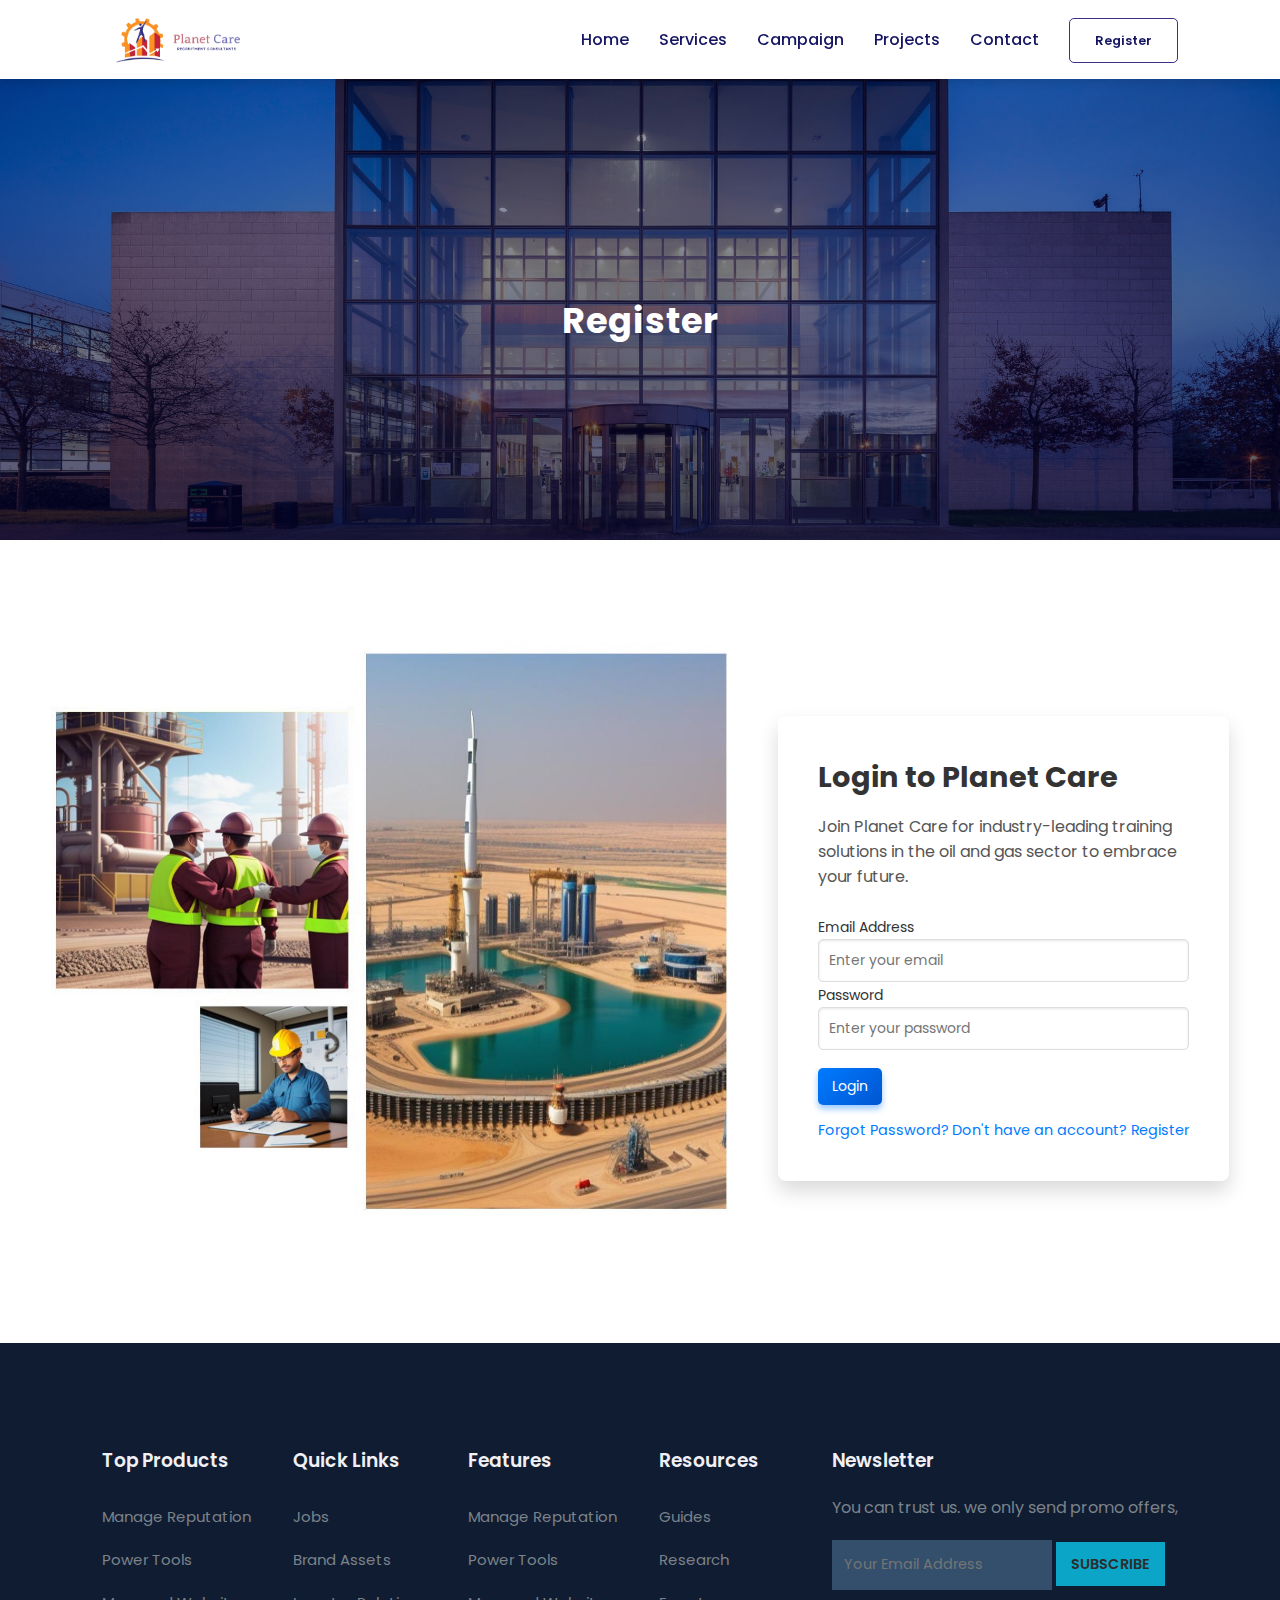
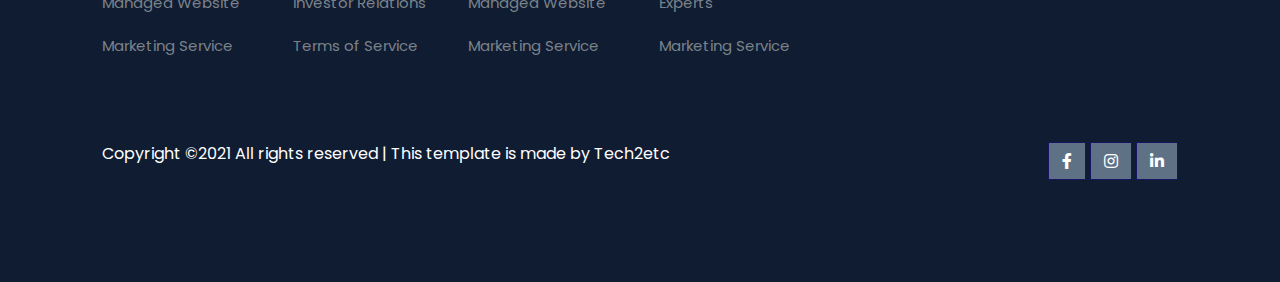
<file: register.html>
<!DOCTYPE html>
<html lang="en">

<head>
    <meta charset="UTF-8">
    <meta http-equiv="X-UA-Compatible" content="IE=edge">
    <meta name="viewport" content="width=device-width, initial-scale=1.0">
    <title>Document</title>
    <link rel="stylesheet" href="https://pro.fontawesome.com/releases/v5.10.0/css/all.css" />

    <link rel="stylesheet" href="style.css">
    <link rel="stylesheet" href="login.css">
    <script src="https://code.jquery.com/jquery-3.6.0.min.js" integrity="sha256-/xUj+3OJU5yExlq6GSYGSHk7tPXikynS7ogEvDej/m4=" crossorigin="anonymous"></script>
</head>

<body>

    <nav>
        <img onclick="window.location.href='index.html'" src="logo.png" alt="">
        <div class="navigation">
            <ul>
                <i id="menu-close" class="fas fa-times"></i>
                <li><a href="index.html">Home</a></li>
                <li><a href="services.html">Services</a></li>
                <li><a href="Campaign.html">Campaign</a></li>
                <li><a href="Projects.html">Projects</a></li>
                <li><a href="contact.html">Contact</a></li>
                <li><a class="blue" href="register.html"> Register</a></li>
            </ul>
            <img id="menu-btn" src="images/menu.png" alt="">
        </div>
    </nav>

    <section id="about-home">
        <h2>Register</h2>
    </section>

    <section id="about-container">
        <div class="about-img">
            <img src="Images2/tower.jpeg" alt="">
        </div>
    
        <div class="login-container">
            <h2>Login to Planet Care</h2>
            <p>Join Planet Care for industry-leading training solutions in the oil and gas sector to embrace your future.</p>
    
            <form class="login-form">
                <label for="email">Email Address</label>
                <input type="email" id="email" name="email" placeholder="Enter your email" required>
    
                <label for="password">Password</label>
                <input type="password" id="password" name="password" placeholder="Enter your password" required>
    
                <button type="submit">Login</button>
    
                <div class="form-links">
                    <a href="forgot-password.html">Forgot Password?</a>
                    <a href="register.html">Don't have an account? Register</a>
                </div>
            </form>
        </div>
    </section>
    


    <footer>
        <div class="footer-col">
            <h3>Top Products</h3>
            <li>Manage Reputation</li>
            <li>Power Tools</li>
            <li>Managed Website</li>
            <li>Marketing Service</li>
        </div>
        <div class="footer-col">
            <h3>Quick Links</h3>
            <li>Jobs</li>
            <li>Brand Assets</li>
            <li>Investor Relations</li>
            <li>Terms of Service</li>
        </div>
        <div class="footer-col">
            <h3>Features</h3>
            <li>Manage Reputation</li>
            <li>Power Tools</li>
            <li>Managed Website</li>
            <li>Marketing Service</li>
        </div>
        <div class="footer-col">
            <h3>Resources</h3>
            <li>Guides</li>
            <li>Research</li>
            <li>Experts</li>
            <li>Marketing Service</li>
        </div>
        <div class="footer-col">
            <h3>Newsletter</h3>
            <p>You can trust us. we only send promo offers,</p>
            <div class="subscribe">
                <input type="text" name="" placeholder="Your Email Address" id="">
                <a class="yellow" href="#">SUBSCRIBE</a>
            </div>
        </div>
        <div class="copyright">
            <p>Copyright ©2021 All rights reserved | This template is made by Tech2etc</p>
            <div class="pro-link">
                <i class="fab fa-facebook-f"></i>
                <i class="fab fa-instagram"></i>
                <i class="fab fa-linkedin-in"></i>
            </div>
        </div>
    </footer>

    <script>
        $("#menu-btn").click(function() {
            $("nav .navigation ul").addClass("active");
        });
        $("#menu-close").click(function() {
            $("nav .navigation ul").removeClass("active");
        });
    </script>

</body>

</html>
</file>
<file: style.css>
@import url('https://fonts.googleapis.com/css2?family=Poppins:wght@100;200;300;400;500;600;700;800;900&display=swap');
* {
    margin: 0;
    padding: 0;
    box-sizing: border-box;
    font-family: 'Poppins', sans-serif;
}

body {
    font-family: 'Poppins', sans-serif;
    /* background-image: url("images/back9.jpg");
    background-size: 100%;
    background-position: center;
    background-repeat: no-repeat; */
    /* width: 100%;
    height: 100vh; */
}

h1 {
    font-size: 2.5rem;
    font-weight: 700;
    color: rgb(35, 35, 85);
}



h6 {
    font-size: 1.1rem;
    color: rgb(24, 24, 49);
}

nav {
    position: fixed;
    width: 100%;
    display: flex;
    flex-direction: row;
    justify-content: space-between;
    align-items: center;
    padding: 1vw 8vw;
    background: #fff;
    box-shadow: 2px 2px 10px rgba(0, 0, 0, 0.15);
    z-index: 999;
}

nav img {
    width: 150px;
    cursor: pointer;
}

nav .navigation {
    display: flex;
}

nav .navigation ul {
    display: flex;
    justify-content: flex-end;
    align-items: center;
}

nav .navigation ul li {
    list-style: none;
    margin-left: 30px;
}

nav .navigation ul li a {
    text-decoration: none;
    color: rgb(21, 21, 100);
    font-size: 16px;
    font-weight: 500;
    transition: 0.3s ease;
    position: relative;
    border-bottom: 2px solid transparent; /* Transparent border by default */
}

nav .navigation ul li a:not(.blue):hover,
nav .navigation ul li a:not(.blue).active {
    color: rgb(21, 21, 100);
}

nav .navigation ul li a:not(.blue)::after {
    content: '';
    position: absolute;
    left: 0;
    bottom: -3px;
    width: 0;
    height: 2px;
    background-color: rgb(205, 123, 51); /* Light orange color */
    transition: width 0.3s ease;
}

nav .navigation ul li a:not(.blue):hover::after,
nav .navigation ul li a:not(.blue).active::after {
    width: 100%;
}

nav .navigation ul li a.blue {
    font-size: 0.8rem;
    padding: 13px 25px;
    border-radius: 5px;
    outline: none;
    border: none;
    font-weight: 600;
    cursor: pointer;
    color: rgb(21, 21, 100);
    border: 1px solid #412e88;
}

nav .navigation ul li a.blue:hover {
    box-shadow: 2px 2px 11px rgba(0, 0, 0, 0.1);
}



#menu-btn {
    width: 30px;
    height: 30px;
    display: none;
}

#menu-btn img {
    width: 100%;
    height: 100%;
    background-size: cover;
    background-position: center;
}

#menu-close {
    display: none;
}



#home {
    background-image: linear-gradient(rgba(9, 5, 54, 0.3), rgba(12, 11, 49, 0.7)), url("images/Banner.png");
    background-repeat: no-repeat;
    background-size: cover;
    background-position: center;
    display: flex;
    flex-direction: column;
    justify-content: center;
    align-items: center;
    text-align: center;
    padding-top: 40px;
    width: 100%;
    height: 100vh;
}

#home h2 {
    color: #fff;
    font-size: 2.6rem;
    letter-spacing: 1px;
}

#home p {
    width: 50%;
    color: #fff;
    font-size: 0.9rem;
    line-height: 25px;
}

#home .btn {
    margin-top: 30px;
}

#home a {
    text-decoration: none;
    font-size: 0.9rem;
    padding: 13px 35px;
    background: #fff;
    border-radius: 5px;
    font-weight: 600;
    transition: 0.3s ease;
}

#home a.blue {
    text-decoration: none;
    font-size: 0.9rem;
    color: #fff;
    background: rgb(21, 21, 100);
}

#home a.blue:hover {
    background: #f7f3e9;
    color: rgb(21, 21, 100);
}

#home a.yellow {
    text-decoration: none;
    font-size: 0.9rem;
    color: #fff;
    border:2px solid rgb(255, 255, 255);
    background-color: transparent;
}

#home a.yellow:hover {
    background: #f7f3e9;
    color: rgb(21, 21, 100);
}

#features {
    background-color: rgba(202, 233, 250, 0.5);
    padding: 5vw 8vw 5vw 8vw;
    text-align: center;
    margin: 50px auto 0 auto;
    position: relative;
    top: 50px;
    display: flex;
    flex-direction: column; /* Ensures content stacks vertically */
    align-items: center; /* Centers items horizontally */
    justify-content: center; /* Centers items vertically */
}

#features .fea-base {
    display: flex;
    flex-wrap: wrap; /* Allows boxes to wrap to the next line if necessary */
    justify-content: center; /* Centers boxes horizontally */
    gap: 1rem; /* Adds space between the boxes */
}

 .fea-box {
    margin-top: 70px;
    width: 260px;
    height: 344px;
    background: #F9F9FF;
    padding: 2rem;
    border-radius: 1.2em;
    display: flex;
    flex-direction: column;
    align-items: center;
    justify-content: center;
    text-align: center;
    position: relative;
    transition: transform 0.3s ease-in-out, box-shadow 0.3s ease-in-out; /* Add transition for smooth shadow effect */
}

.fea-box:hover{
    transform: translateY(-15px);
    box-shadow: 10px 10px 15px rgba(0, 0, 0, 0.2);
}

.fea-box::after {
  content: '';
  position: absolute; /* Keep it absolute */
  top: 0;
  left: 0;
  width: 100%;
  height: 100%;
  z-index: 0; /* Keep z-index at 0 so it doesn’t go behind the parent background */
  border-radius: 1.2em; /* Match the border-radius of the card */
  box-shadow: 10px 10px 15px rgba(0, 0, 0, 0.2);
  pointer-events: none; /* Ensure the pseudo-element doesn’t interfere with hover effects */
}

#features .fea-image {
    width: 50%;
    margin-bottom: 1rem;
}

#features .fea-box h3 {
    font-size: 1.1rem;
    font-weight: 600;
    color: #c1844d;
    text-decoration: underline;
    padding: 13px 0 7px 0;
}

#features .fea-box p {
    font-size: 0.7rem;
    font-weight: 400;
}


#course {
    padding: 8vw 8vw 0 8vw;
    text-align: center;
}

#course .course-box {
    display: grid;
    grid-template-columns: repeat(auto-fit, minmax(320px, 1fr));
    grid-gap: 1rem;
    margin-top: 50px;
}

#course .course-box .courses {
    text-align: start;
    position: relative;
    background: #F9F9FF;
    height: 100%;
}

#course .course-box .courses img {
    width: 100%;
    height: 60%;
    background-size: cover;
    background-position: center;
}

#course .course-box .courses .details {
    padding: 15px 15px 0 15px;
}

#course .course-box .courses .details i {
    color: #FDC93B;
    font-size: .9rem;
}


#Key {
    background-color: #EFF6F7;
    padding: 5vw 8vw 5vw 8vw;
    text-align: center;
    margin: 50px auto 0 auto;
    position: relative;
    top: 50px;
    display: flex;
    flex-direction: column; /* Ensures content stacks vertically */
    align-items: center; /* Centers items horizontally */
    justify-content: center; /* Centers items vertically */
}

#Key .key-base {
    display: flex;
    flex-wrap: wrap; /* Allows boxes to wrap to the next line if necessary */
    justify-content: center; /* Centers boxes horizontally */
    gap: 1rem; /* Adds space between the boxes */
}

 .key-box {
    margin-top: 70px;
    width: 260px;
    height: 344px;
    background: #0BA6C7;
    padding: 2rem;
    border-top: 7px solid #A0C0F2;
    border-radius: 1.2em;
    display: flex;
    flex-direction: column;
    align-items: center;
    justify-content: center;
    text-align: center;
    position: relative;
    transition: transform 0.3s ease-in-out, box-shadow 0.3s ease-in-out; /* Add transition for smooth shadow effect */
}

.key-box:hover{
    transform: translateY(-15px);
    box-shadow: 10px 10px 15px rgba(0, 0, 0, 0.2);
}

.key-box::after {
  content: '';
  position: absolute; /* Keep it absolute */
  top: 0;
  left: 0;
  width: 100%;
  height: 100%;
  z-index: 0; /* Keep z-index at 0 so it doesn’t go behind the parent background */
  border-radius: 1.2em; /* Match the border-radius of the card */
  box-shadow: 10px 10px 15px rgba(0, 0, 0, 0.2);
  pointer-events: none; /* Ensure the pseudo-element doesn’t interfere with hover effects */
}

#Key .key-box h3 {
    font-size: 1.3rem;
    font-weight: 600;
    color: #ffffff;
    padding: 13px 0 7px 0;
}

#Key .key-box p {
    color: white;
    font-size: 1.1rem;
    font-weight: 400;
}




/* World Map*/

#world-map {
    width: 100%;
    display: flex;
    justify-content: center;
    align-items: center;
    padding: 20px;
    box-sizing: border-box;
}

#world-map img {
    max-width: 100%;
    height: auto;
    display: block;
    border-radius: 10px;
}

@media (max-width: 768px) {
    #world-map {
        padding: 15px;
    }
}

@media (max-width: 480px) {
    #world-map {
        padding: 10px;
    }
}



#experts {
    padding: 8vw 8vw 0 8vw;
    text-align: center;
}

#experts .expert-box {
    display: grid;
    grid-template-columns: repeat(auto-fit, minmax(250px, 1fr));
    grid-gap: 1rem;
    margin-top: 50px;
}

#experts .profile img {
    width: 150px; /* Ensure this matches your desired size */
    height: 150px; /* Ensure this matches your desired size */
    object-fit: cover; /* Ensures the image fits the container */
    border-radius: 50%; /* Makes the image circular */
    margin-bottom: 10px; /* Space between the image and the text */
}


#experts .expert-box .profile {
    background: rgba(202, 233, 250, 0.5);
    padding: 30px 10px;
}

.pro-link {
    margin-top: 10px;
}

.pro-link i {
    padding: 10px 13px;
    border: 1px solid rgb(21, 21, 100);
    cursor: pointer;
    transition: 0.3s ease;
}

.pro-link i:hover {
    background: rgb(21, 21, 100);
    color: #fff;
    border: 1px solid rgb(21, 21, 100);
    cursor: pointer;
}

#section4 {
    background: url("Images2/parallax1.png");
    padding: 5vw 8vw;
    text-align: center;
    margin: 50px auto 0 auto;
    position: relative;
    top: 50px;
    display: flex;
    flex-direction: column; /* Ensures content stacks vertically */
    align-items: center; /* Centers items horizontally */
    justify-content: center; /* Centers items vertically */
    background-attachment: fixed;
    background-position: center;
    background-repeat: no-repeat;
    background-size: cover;
}

.heading1 {
    color: white;
}

#section4 .card-base {
    display: flex;
    flex-wrap: wrap; /* Allows boxes to wrap to the next line if necessary */
    justify-content: center; /* Centers boxes horizontally */
    gap: 5rem; /* Adds space between the boxes */
}

#section4 .card-box {
    display: flex;
    flex-direction: column; /* Stacks image and heading vertically */
    align-items: center; /* Centers items horizontally */
    text-align: center; /* Centers text within each card-box */
}

#section4 .card-image {
    width: 150px; /* Adjust width as needed */
    height: auto; /* Maintain aspect ratio */
    margin-top: 60px;
    margin-bottom: 0.5rem; /* Adds space below the image */
}

#section4 .card-box h3 {
    font-size: 1.1rem;
    font-weight: 600;
    color: #fff;;
    margin: 0; /* Removes default margin for better alignment */
    padding: 0; /* Removes padding for better alignment */
}

.card-image{
    background: linear-gradient(
      120deg, 
      #6c6c6c 30%, /* Darker grey for more visibility */
      #d0d0d0 38%, 
      #d0d0d0 40%, 
      #6c6c6c 48% 
    );
    border-radius: 20%;
    background-size: 200% 100%;
    background-position: 100% 0;
    animation: load89234 2s infinite;
  }

  @keyframes load89234 {
    100% {
      background-position: -100% 0;
    }
  }

#food-container{
    background-color: EFF6F7;
    padding: 5vw 8vw 5vw 8vw;
    text-align: center;
    margin: 50px auto 0 auto;
    position: relative;
    top: 50px;
    display: flex;
    flex-direction: column; /* Ensures content stacks vertically */
    align-items: center; /* Centers items horizontally */
    justify-content: center; /* Centers items vertically */
}

.maida-img{
    width: 70%;
}

footer {
    margin-top: 8vw;
    padding: 8vw;
    /* background-color: #002347; */
    background-color: #101C32;
    /* display: grid;
    grid-template-columns: repeat(auto-fit, minmax(270px, 1fr));
    grid-gap: 1rem; */
    display: flex;
    justify-content: space-between;
    align-items: flex-start;
    flex-wrap: wrap;
}

footer .footer-col {
    padding-bottom: 40px;
}

footer .footer-col a{
   text-decoration: none;
   color: #0BA6C7;
}

footer .footer-col a:hover{
    text-decoration: none;
    color: #ffffff;
 }

footer h3 {
    color: rgb(241, 240, 245);
    font-weight: 600;
    padding-bottom: 20px;
}

footer li {
    list-style: none;
    color: #7b838a;
    padding: 10px 0;
    font-size: 15px;
    cursor: pointer;
    transition: 0.3s ease;
 
    
}

footer li:hover {
    color: rgb(241, 240, 245);
}

footer p {
    color: #7b838a;
}

footer .subscribe {
    margin-top: 20px;
}

footer input {
    width: 220px;
    padding: 15px 12px;
    background: #334F6C;
    border: none;
    outline: none;
    color: #fff;
}

footer input::placeholder {
    font-size: 0.9rem;
}

footer .subscribe a {
    text-decoration: none;
    font-size: 0.9rem;
    padding: 12px 15px;
    background: #fff;
    font-weight: 600;
    transition: 0.3s ease;
}

footer .subscribe a.yellow {
    text-decoration: none;
    font-size: 0.9rem;
    color: #2c2c2c;
    background: #0BA6C7;
}

footer .subscribe a.yellow:hover {
    background: #eaeae8;
    color: rgb(21, 21, 100);
}

footer .copyright {
    margin-top: 20px;
    display: flex;
    justify-content: space-between;
    align-items: center;
    width: 100%;
    flex-wrap: wrap;
}

footer .copyright p {
    color: #fff;
}

footer .pro-link {
    margin-top: 0;
}

footer .pro-link i {
    background: #5f7185;
    color: #fff;
}

footer .pro-link i:hover {
    background: #0BA6C7;
    color: #2c2c2c;
}


/* About Section */

#about-home {
    background-image: linear-gradient(rgba(9, 5, 54, 0.3), rgba(5, 4, 46, 0.7)), url("images/back1.jpg");
    background-repeat: no-repeat;
    background-size: cover;
    background-position: center;
    display: flex;
    justify-content: center;
    align-items: center;
    text-align: center;
    width: 100%;
    height: 60vh;
    padding-top: 100px;
}

#about-home h2 {
    color: #fff;
    font-size: 2.2rem;
    letter-spacing: 1px;
}

#about-container {
    display: flex;
    align-items: center;
    padding: 8vw 8vw 2vw 8vw;
}

#about-container .about-img {
    width: 60%;
    padding-right: 60px;
}

#about-container .about-img img {
    width: 100%;
}

#about-container .about-text {
    width: 40%;
}

#about-container .about-text h2 {
    color: #29303B;
    padding-bottom: 15px;
}

#about-container .about-text p {
    color: #686F7A;
    font-weight: 300;
}

#about-container .about-text .about-fe {
    display: flex;
    justify-content: space-between;
    align-items: flex-start;
    margin-top: 30px;
}

#about-container .about-text .about-fe img {
    width: 50px;
    background-size: cover;
    background-position: center;
    margin-right: 20px;
}

#about-container .about-text .about-fe .fe-text {
    width: 90%;
}

#about-container .about-text .about-fe .fe-text h5 {
    font-size: 16px;
    color: #29303B;
}

#trust {
    text-align: center;
    padding: 8vw 8vw 0 8vw;
}

#trust .trust-images {
    display: flex;
    flex-direction: row;
    justify-content: space-between;
    align-items: center;
    margin-top: 60px;
}

#trust .trust-images img {
    width: 90px;
    height: auto;
}


/* Blog Section */

#blog-container {
    display: flex;
    align-items: flex-start;
    justify-content: space-between;
    padding: 8vw;
}

#blog-container .blogs {
    width: 60%;
}

#blog-container .blogs .post {
    padding-bottom: 60px;
}

#blog-container .blogs .post img {
    width: 100%;
    border-radius: 19px;
}

#blog-container .blogs .post h3 {
    padding: 15px 0 10px 0;
    color: #29303B;
}

#blog-container .blogs .post p {
    color: #757373;
    padding-bottom: 20px;
    text-align: justify;
}

#blog-container .blogs .post a {
    text-decoration: none;
    font-size: 0.9rem;
    padding: 13px 35px;
    background: #fff;
    border-radius: 5px;
    font-weight: 600;
    transition: 0.3s ease;
}

#blog-container .blogs .post a.blue {
    text-decoration: none;
    font-size: 0.9rem;
    color: #fff;
    background: rgb(21, 21, 100);
}

#blog-container .cate {
    width: 30%;
}

#blog-container .cate h2 {
    padding-bottom: 7px;
}

#blog-container .cate a {
    text-decoration: none;
    color: #757373;
}

#blog-container .cate p {
    padding: 10px 0;
    font-weight: 500;
}


/* Post Section */

#blog-container .postpage {
    width: 60%;
    margin: 0 auto;
}

#blog-container .postpage img {
    width: 100%;
    height: 70vh;
    object-fit: cover;
}

#blog-container .postpage p {
    padding-bottom: 60px !important;
    text-align: justify;
}


/* Course Inner */

#course-inner {
    display: flex;
    justify-content: space-between;
    align-items: flex-start;
    padding: 8vw;
}

#course-inner .overview {
    width: 70%;
}

#course-inner .overview .course-img {
    width: 100%;
    height: 65vh;
    object-fit: cover;
    border-radius: 12px;
    margin-bottom: 20px;
}

#course-inner h3 {
    padding: 35px 0 25px 0;
    color: #29303B;
}

#course-inner p {
    color: #64626e;
}

#course-inner hr {
    height: 1px;
    background: rgba(236, 226, 229, 0.5);
    margin-top: 40px;
}

#course-inner .overview .course-head {
    display: flex;
    align-items: flex-start;
    justify-content: space-between;
}

#course-inner .overview .course-head .c-name {
    width: 70%;
}

#course-inner .overview .course-head h2 {
    color: #29303B;
}



#course-inner .overview .course-head i {
    color: #FDC93B;
    font-size: .9rem;
}

#course-inner .overview .course-head p {
    font-size: 15px;
}



#course-inner .learn p {
    font-size: 15px;
    padding-bottom: 15px;
}

#course-inner .learn p i {
    color: #654ce4;
    font-weight: 700;
    margin-right: 20px;
}

#course-inner .tutor {
    display: flex;
    /* margin: 25px 0; */
}

#course-inner .tutor img {
    width: 70px;
    height: 70px;
    border-radius: 50%;
    margin-right: 20px;
}

#course-inner .tutor h5 {
    font-size: 16px;
}

#course-inner .tutor p {
    font-size: 15px;
}

#course-inner .enroll {
    width: 300px;
    padding: 0px 30px 30px 30px;
    border-radius: 11px;
    box-shadow: 0px 20px 40px 0px rgb(11 2 55 / 8%);
}

#course-inner .enroll h3 {
    padding-bottom: 10px;
}

#course-inner .enroll p {
    font-size: 15px;
    color: #64626e;
    margin: 15px 0;
}

#course-inner .enroll p i {
    color: #654ce4;
    font-weight: 500;
    width: 16px;
    height: 16px;
    line-height: 16px;
    margin-right: 18px;
    text-align: center;
}

#course-inner .enroll-btn {
    padding: 25px 0 20px 0;
    margin: auto;
    text-align: center;
}

#course-inner .enroll-btn a.blue {
    text-decoration: none;
    width: 300px;
    font-size: 0.8rem;
    padding: 13px 45px;
    border-radius: 5px;
    font-weight: 600;
    /* color: rgb(21, 21, 100); */
    color: #fff;
    border: 1px solid #412e88;
    background: rgb(50, 50, 136);
}


/* Contact */

#contact {
    display: flex;
    align-items: flex-start;
    justify-content: space-between;
    padding: 8vw;
}

#contact .getin {
    width: 350px;
}

#contact .getin h2 {
    font-size: 30px;
    color: #2c234d;
    font-weight: 800;
    line-height: .8;
    margin-bottom: 16px;
}

#contact .getin p {
    color: #686875;
    line-height: 24px;
    border-bottom: 1px solid #e5e4ed;
    margin-bottom: 33px;
    padding-bottom: 25px;
}

#contact .getin .getin-details h3 {
    font-size: 16px;
    line-height: 26px;
    font-weight: 600;
    margin-bottom: 15px;
    color: #2c234d;
}

#contact .getin .getin-details div {
    display: flex;
}

#contact .getin .getin-details .get {
    font-size: 16px;
    line-height: 22px;
    color: #5838fc;
    margin-right: 20px;
}

#contact .getin .getin-details div p {
    font-size: 14px;
    border-bottom: none;
    line-height: 22px;
    margin-bottom: 15px;
}

#contact .getin .getin-details .pro-link i {
    margin-right: 8px;
}

#contact .form {
    width: 60%;
    background: #f7f6fa;
    padding: 40px;
    border-radius: 10px;
}

#contact .form h4 {
    font-size: 24px;
    color: #2c234d;
    line-height: 30px;
    margin-bottom: 8px;
}

#contact .form p {
    color: #686875;
    line-height: 24px;
    padding-bottom: 25px;
}

#contact .form .form-row {
    width: 100%;
    display: flex;
    justify-content: space-between;
}

#contact .form .form-row input {
    width: 48%;
    font-size: 14px;
    font-weight: 400;
    border-radius: 3px;
    border: none;
    background: #fff;
    color: #7e7c87;
    outline: none;
    border: 1px solid transparent;
    padding: 20px 30px;
    margin-bottom: 20px;
}

#contact .form .form-col input,
#contact .form .form-col textarea {
    width: 100%;
    font-size: 14px;
    font-weight: 400;
    border-radius: 3px;
    border: none;
    background: #fff;
    color: #7e7c87;
    outline: none;
    border: 1px solid transparent;
    padding: 20px 30px;
    margin-bottom: 20px;
}

#contact .form button {
    font-size: 0.9rem;
    padding: 13px 25px;
    background: #fff;
    border-radius: 5px;
    outline: none;
    border: none;
    font-weight: 600;
    cursor: pointer;
    color: #fff;
    background: rgb(21, 21, 100);
}

#map {
    width: 100%;
    height: 70vh;
}

#map iframe {
    width: 100%;
    height: 100%;
}

@media (max-width:769px) {
    nav {
        padding: 15px 20px;
    }
    nav img {
        width: 130px;
    }
    nav .navigation ul {
        width: 230px;
        height: 100vh;
        position: absolute;
        top: 0;
        right: -230px;
        display: flex;
        flex-direction: column;
        justify-content: flex-start;
        align-items: flex-start;
        background:linear-gradient(rgba(9, 5, 54, 0.3), rgba(12, 11, 49, 0.7));
        backdrop-filter: blur( 4.5px);
        -webkit-backdrop-filter: blur( 4.5px);
        border: 1px solid rgba( 255, 255, 255, 0.18);
        z-index: 99999;
        transition: 0.3s ease-in-out;
    }
    nav .navigation ul.active {
        right: 0px;
    }
    #menu-close {
        display: initial;
        font-size: 1.6rem;
        padding: 30px 0px 20px 20px;
        color: #fff;
    }
    nav .navigation ul li {
        padding: 20px 0px 20px 40px;
        margin-left: 0;
    }
    nav .navigation ul li a {
        color: #fff;
    }
    nav .navigation ul li a.blue {
        color: #fff;
        border: 1px solid #fff;
    }
    #menu-btn {
        display: initial;
    }
    #home {
        padding-top: 0px;
        width: 100%;
        height: 100vh;
    }
    #home h2 {
        font-size: 2.1rem;
        line-height: 45px;
    }
    #home p {
        width: 90%;
        color: #fff;
        font-size: 0.9rem;
        line-height: 25px;
    }
    #features {
        padding: 5vw 8vw 5vw 8vw; /* Adjust padding for smaller screens */
        margin: 30px auto 0 auto;
    }

    #features .fea-base {
        margin-top: 30px; /* Increase margin to move the grid down */
    }

    .fea-box {
        margin-top: 30px; /* Increase margin to move individual boxes down */
        width: 90%; /* Adjust width to fit smaller screens */
    }

    #course {
        padding: 8vw 4vw 0 4vw;
    }
  
    }
    footer .pro-link {
        margin-top: 15px;
    }
    /* About Section */
    #about-container {
        padding: 8vw 4vw 2vw 4vw;
    }
    #about-container .about-img {
        padding-right: 30px;
    }
    #trust .trust-images img {
        width: 50px;
        height: auto;
    }
    /* Blog Section */
    #blog-container {
        padding: 8vw 4vw;
    }
    /* Post Section */
    #blog-container .postpage {
        width: 100%;
        margin-top: 30px;
    }
    #blog-container .postpage img {
        width: 100%;
        height: 50vh;
        object-fit: cover;
    }
    /* Course Inner */
    #course-inner {
        padding: 8vw 4vw;
        flex-direction: column;
    }
    #course-inner .overview {
        width: 100%;
        padding-bottom: 30px;
    }
    #course-inner .overview .course-img {
        width: 100%;
        height: 100%;
    }
    /* Contact */
    #contact {
        padding: 8vw 4vw;
    }
    #contact .getin {
        width: 250px;
    }


@media (max-width: 475px) {
    h1 {
        font-size: 2rem;
    }

    #features {
        padding: 5vw 2vw 15vw 2vw; /* Further adjust padding for very small screens */
        margin: 20px auto 0 auto; /* Further adjust margin for very small screens */
    }

    #features .fea-base {
        margin-top: 40px; /* Further increase margin to move the grid down */
    }

    .fea-box {
        margin-top: 40px; /* Further increase margin to move individual boxes down */
        width: 100%; /* Ensure boxes fit the screen width */
    }

    footer input {
        width: 100%;
        margin-bottom: 15px;
    }
    /* About Section */
    #about-container {
        flex-direction: column-reverse;
    }
    #about-container .about-img {
        width: 100%;
        padding-right: 0px;
    }
    #about-container .about-text {
        width: 100%;
        padding-bottom: 20px;
    }
    #trust {
        text-align: center;
        padding: 8vw 4vw 0 4vw;
    }
    #trust .trust-images {
        display: flex;
        flex-direction: row;
        justify-content: center;
        align-items: center;
        flex-wrap: wrap;
        margin-top: 40px;
    }
    #trust .trust-images img {
        width: 60px;
        margin: 10px 15px;
        height: auto;
    }
    /* Blog Section */
    #blog-container {
        flex-direction: column;
    }
    #blog-container .blogs {
        width: 100%;
    }
    #blog-container .cate {
        width: 100%;
    }
    #blog-container .postpage {
        width: 100%;
        margin-top: 70px;
    }
    /* Course_inner */
    #course-inner .overview .course-head h2 {
        font-size: 22px;
    }

    #course-inner .enroll {
        width: 100%;
    }
    /* contact */
    #contact {
        flex-direction: column;
        justify-content: center;
    }
    #contact .form {
        width: 100%;
        padding: 30px 20px;
    }
    #contact .form .form-row {
        flex-direction: column-reverse;
        justify-content: flex-start;
    }
    #contact .form .form-row input {
        width: 100%;
    }
    #contact .getin {
        width: 100%;
        margin-bottom: 60px;
    }
}
</file>
<file: timeline.css>
*{
    margin: 0;
    padding: 0;
    font-family: 'Poppins', sans-serif;
    box-sizing: border-box;
}



.timeline{
  position: relative;
  max-width: 1200px;
  margin: 100px auto;
}
.container{
  padding: 10px 50px;
  position: relative;
  width: 50%;
  animation: movedown 1s linear forwards;
  opacity: 0;

}
@keyframes movedown {
  0%{
    opacity: 1;
    transform: translateY(-30px);
  }
  100%{
    opacity: 1;
    transform: translateY(0px);
  }
}


.container:nth-child(1){
  animation-delay: 0s;
}
.container:nth-child(2){
  animation-delay: 1s;
}
.container:nth-child(3){
  animation-delay: 2s;
}
.container:nth-child(4){
  animation-delay: 3s;
}
.container:nth-child(5){
  animation-delay: 4s;
}
.container:nth-child(6){
  animation-delay: 5s;
}

.text-box {
  padding: 20px 30px;
  background: #fff;
  position: relative;
  border-radius: 10px; /* Slightly increased for smoother corners */
  font-size: 15px;
  border: 2px solid #e0e0e0; /* Lightened the border for a softer look */
  box-shadow: 0 4px 6px rgba(0, 0, 0, 0.1); /* Added box shadow */
  transition: transform 0.3s ease, box-shadow 0.3s ease;
}

.text-box:hover {
  transform: translateY(-5px); /* Slight lift on hover for interactivity */
  box-shadow: 0 8px 15px rgba(0, 0, 0, 0.2); /* Stronger shadow on hover */
}

.text-box h2 {
  font-weight: 700; /* Increased font weight for better readability */
  color: #333; /* Darkened the text color for contrast */
  margin-bottom: 10px; /* Added space below the title */
}

.text-box small {
  display: inline-block;
  margin-bottom: 15px;
  color: #777; /* Lightened the date text for subtlety */
}

.timeline::after {
  background: #ddd; /* Lightened the timeline line */
}

.left-container-arrow {
  border-left: 15px solid #fff;
}

.right-container-arrow {
  border-right: 15px solid #fff;
}

@media screen and (max-width: 600px) {
  .text-box {
    font-size: 14px; /* Slightly reduced font size for smaller screens */
    padding: 15px 20px; /* Adjusted padding for mobile view */
  }
}


.left-container{
  left: 0;
}
.right-container{
  left: 50%;
}
.container img{
  position: absolute;
  width: 40px;
  border-radius: 50%;
  right: -20px;
  top: 32px;
  z-index: 10;
}
.right-container img{
  left: -20px;
}

.timeline::after{
  content: '';
  position: absolute;
  width: 2px;
  height: 100%;
  background: #1e1d1d;
  top: 0;
  left: 50%;
  margin-left: -3px;
  z-index: -1;
  animation: moveline 6s linear forwards;
}
@keyframes moveline {
  0%{
    height: 0;
  }
  100%{
    height: 100%;
  }
}

.text-box h2{
  font-weight: 600;
}
.text-box small{
  display: inline-block;
  margin-bottom: 15px;
}

.left-container-arrow{
  height: 0;
  width: 0;
  position: absolute;
  top: 28px;
  z-index: 1;
  border-top: 15px solid transparent;
  border-bottom: 15px solid transparent;
  border-left: 15px solid #1e1d1d;
  right: -15px;
}
.right-container-arrow{
  height: 0;
  width: 0;
  position: absolute;
  top: 28px;
  z-index: 1;
  border-top: 15px solid transparent;
  border-bottom: 15px solid transparent;
  border-right: 15px solid #1e1d1d;
  left: -15px;
}


.container11 {
  display: flex;
  justify-content: center;
  align-items: center;
  height: 100vh;
}

.card__container11 {
  padding-block: 5rem;
}

.card__content {
  margin-inline: 1.75rem;
  border-radius: 1.25rem;
  overflow: hidden;
}

.card__article {
  width: 300px; /* Remove after adding swiper js */
  border-radius: 1.25rem;
  overflow: hidden;
}

.card__image {
  position: relative;
  background-color: var(--first-color-light);
  padding-top: 1.5rem;
  margin-bottom: -.75rem;
}

.card__data {
  background-color: var(--container-color);
  padding: 1.5rem 2rem;
  border-radius: 1rem;
  text-align: center;
  position: relative;
  z-index: 10;
}

.card__img {
  width: 180px;
  margin: 0 auto;
  position: relative;
  z-index: 5;
}

.card__shadow {
  width: 200px;
  height: 200px;
  background-color: var(--first-color-alt);
  border-radius: 50%;
  position: absolute;
  top: 3.75rem;
  left: 0;
  right: 0;
  margin-inline: auto;
  filter: blur(45px);
}

.card__name {
  font-size: var(--h2-font-size);
  color: var(--second-color);
  margin-bottom: .75rem;
}

.card__description {
  font-weight: 500;
  margin-bottom: 1.75rem;
}

.card__button {
  display: inline-block;
  background-color: var(--first-color);
  padding: .75rem 1.5rem;
  border-radius: .25rem;
  color: var(--dark-color);
  font-weight: 600;
}

/* Swiper class */
.swiper-button-prev:after,
.swiper-button-next:after {
  content: "";
}

.swiper-button-prev,
.swiper-button-next {
  width: initial;
  height: initial;
  font-size: 3rem;
  color: var(--second-color);
  display: none;
}

.swiper-button-prev {
  left: 0;
}

.swiper-button-next {
  right: 0;
}

.swiper-pagination-bullet {
  background-color: hsl(212, 32%, 40%);
  opacity: 1;
}

.swiper-pagination-bullet-active {
  background-color: var(--second-color);
}

/*=============== BREAKPOINTS ===============*/
/* For small devices */
@media screen and (max-width: 320px) {
  .card__data {
    padding: 1rem;
  }
}

/* For medium devices */
@media screen and (min-width: 768px) {
  .card__content {
    margin-inline: 3rem;
  }

  .swiper-button-next,
  .swiper-button-prev {
    display: block;
  }
}

/* For large devices */
@media screen and (min-width: 1120px) {
  .card__container {
    max-width: 1120px;
  }

  .swiper-button-prev {
    left: -1rem;
  }
  .swiper-button-next {
    right: -1rem;
  }
}


@media screen and (max-width: 600px){
  
  .timeline{
    margin: 50px auto;
  }
  .timeline::after{
    left: 31px;
  }
  .container{
    width: 100%;
    padding-left: 80px;
    padding-right: 25px;
  }
  .text-box{
    font-size: 13px;
  }
  .text-box small{
    margin-bottom: 10px;
  }
  .right-container{
    left: 0;
  }

  .left-container img, .right-container img{
    left: 10px;
  }

  .left-container-arrow, .right-container-arrow{
    border-right: 15px solid #fff;
    border-left: 0;
    left: -15px;
  }

}
</file>
<file: login.css>
.login-container {
    flex: 1;
    background-color: white;
    padding: 40px;
    border-radius: 8px;
    box-shadow: 0 10px 20px rgba(0, 0, 0, 0.15);
    margin-left: 20px;
    transform: translateY(20px);
    transition: transform 0.3s ease-in-out, box-shadow 0.3s ease-in-out;
}




.login-container:hover {
    transform: translateY(0);
    box-shadow: 0 15px 25px rgba(0, 0, 0, 0.2);
}

.login-container h2 {
    margin-bottom: 15px;
    font-size: 1.8em;
    font-weight: 700;
    color: #333;
}

.login-container p {
    margin-bottom: 25px;
    color: #555;
}

.login-form label {
    font-size: 14px;
    color: #333;
    margin-bottom: 5px;
}

.login-form input {
    border: 1px solid #ddd;
    padding: 10px;
    font-size: 14px;
    border-radius: 5px;
    width: 100%;
    transition: all 0.3s ease-in-out;
    box-shadow: inset 0 1px 3px rgba(0, 0, 0, 0.1);
}

.login-form input:focus {
    border-color: #007bff;
    outline: none;
}

.login-form button {
    background: linear-gradient(135deg, #007bff, #0056d2);
    box-shadow: 0px 4px 6px rgba(0, 123, 255, 0.4);
    color: white;
    border: none;
    padding: 8px 14px; /* Reduced padding */
    font-size: 14px; /* Smaller font size */
    border-radius: 5px;
    transition: background 0.3s ease-in-out, box-shadow 0.3s ease-in-out;
    margin-top: 18px; /* Increased margin for better spacing */
}

.login-form button:hover {
    background: linear-gradient(135deg, #0056d2, #007bff);
    box-shadow: 0px 6px 8px rgba(0, 123, 255, 0.6);
}




.form-links {
    display: flex;
    justify-content: space-between;
    font-size: 0.9em;
    margin-top: 15px;
}

.form-links a {
    color: #007bff;
    text-decoration: none;
    transition: color 0.3s ease-in-out;
}

.form-links a:hover {
    color: #0056b3;
}

/* Responsive Adjustments */
@media (max-width: 768px) {
    #about-container {
        flex-direction: column;
        align-items: flex-start;
    }

    .login-container {
        margin-left: 0;
        margin-top: 20px;
        width: 100%;
        padding: 30px;
        box-shadow: none;
        transform: none;
    }

    .about-img {
        text-align: center;
        width: 100%;
    }

    .login-container h2 {
        font-size: 1.5em;
    }

    .login-form input {
        padding: 10px 12px;
        font-size: 0.9em;
    }

    .login-form button {
        padding: 10px 12px;
        font-size: 1.1em;
    }
}

@media (max-width: 480px) {
    .login-container {
        padding: 20px;
    }

    .login-container h2 {
        font-size: 1.4em;
    }

    .login-form input {
        padding: 8px 10px;
        font-size: 0.85em;
    }

    .login-form button {
        padding: 8px 10px;
        font-size: 1em;
    }

    .form-links {
        flex-direction: column;
        gap: 10px;
        text-align: center;
    }
}

.about-img img {
    width: 100%;
    height: auto;
    object-fit: cover;
}

.about-img {
    display: flex;
    gap: 15px;
}

.about-img img {
    flex: 1;
}


.call-to-action {
    display: flex;
    justify-content: space-between;
    margin-top: 10px;
}

.call-to-action a {
    color: #007bff;
    font-size: 14px;
    text-decoration: none;
    transition: color 0.3s ease-in-out;
}

.call-to-action a:hover {
    color: #0056d2;
}
</file>
